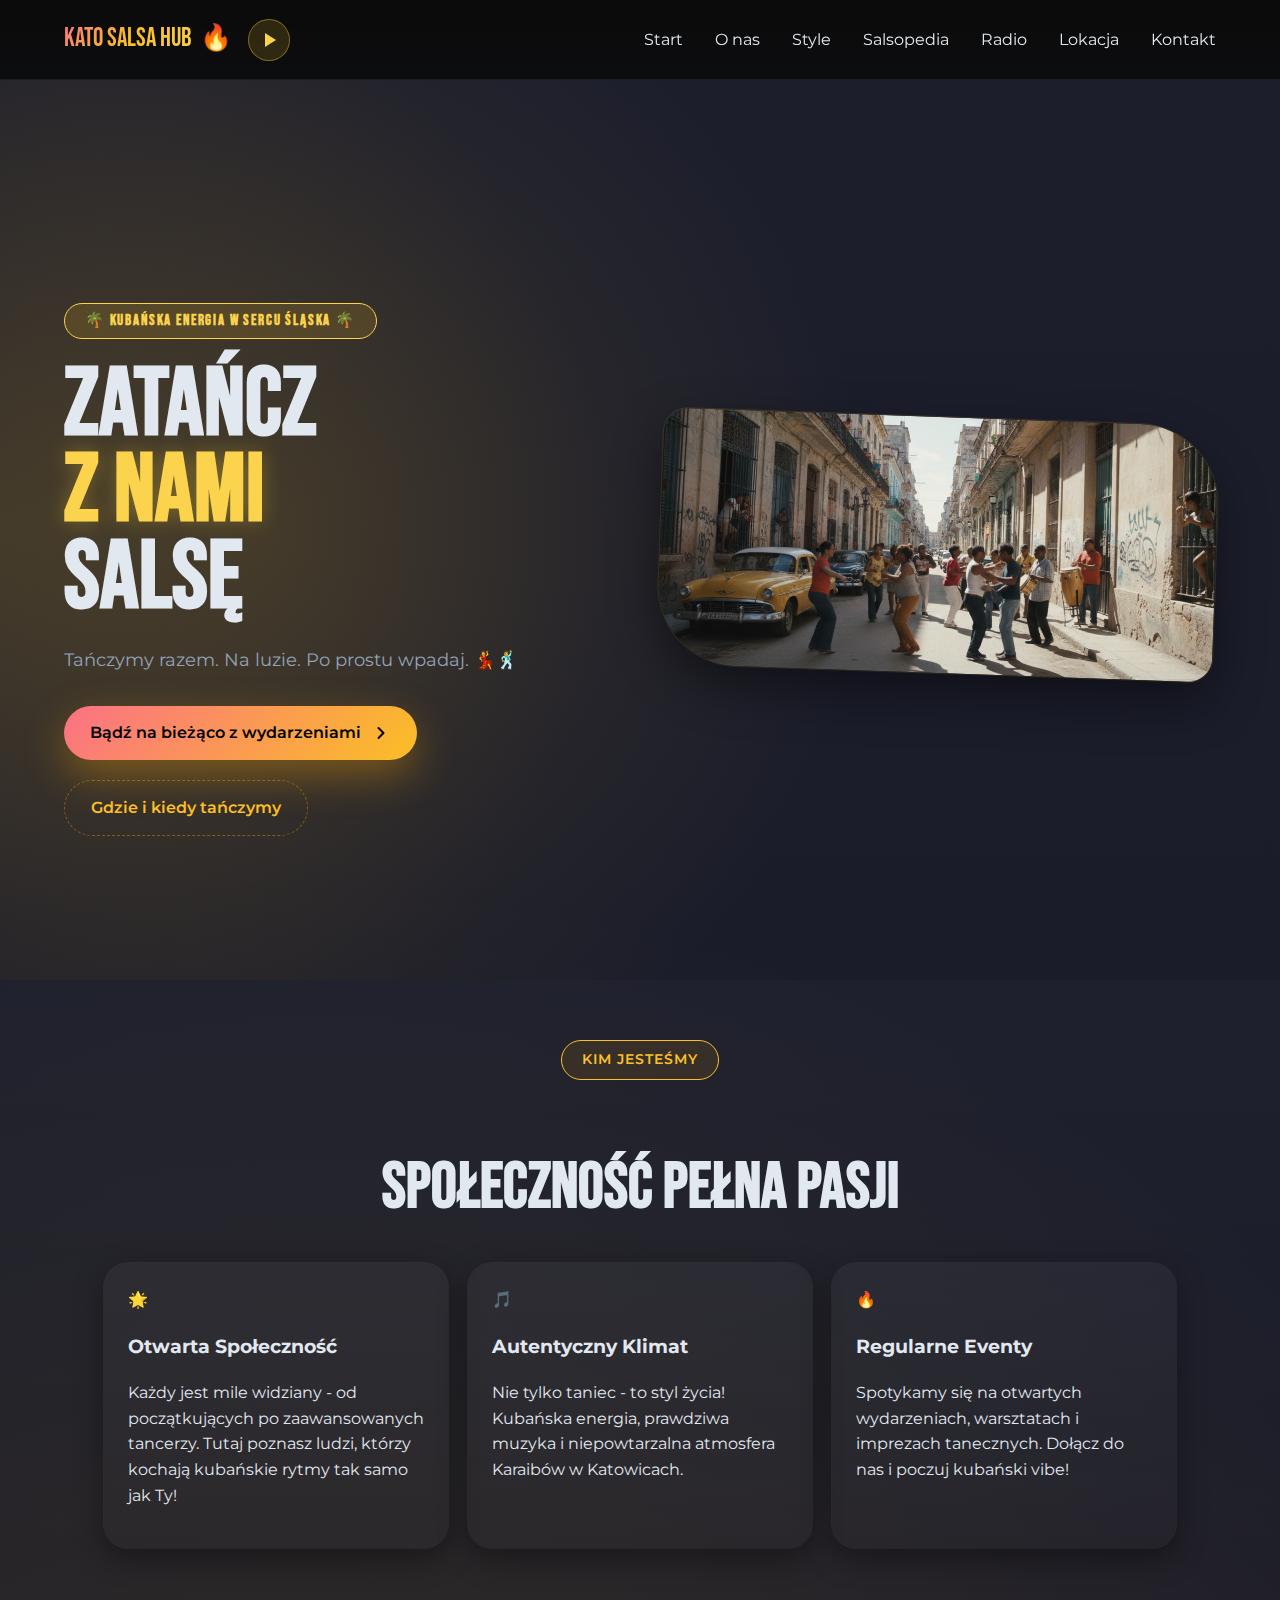
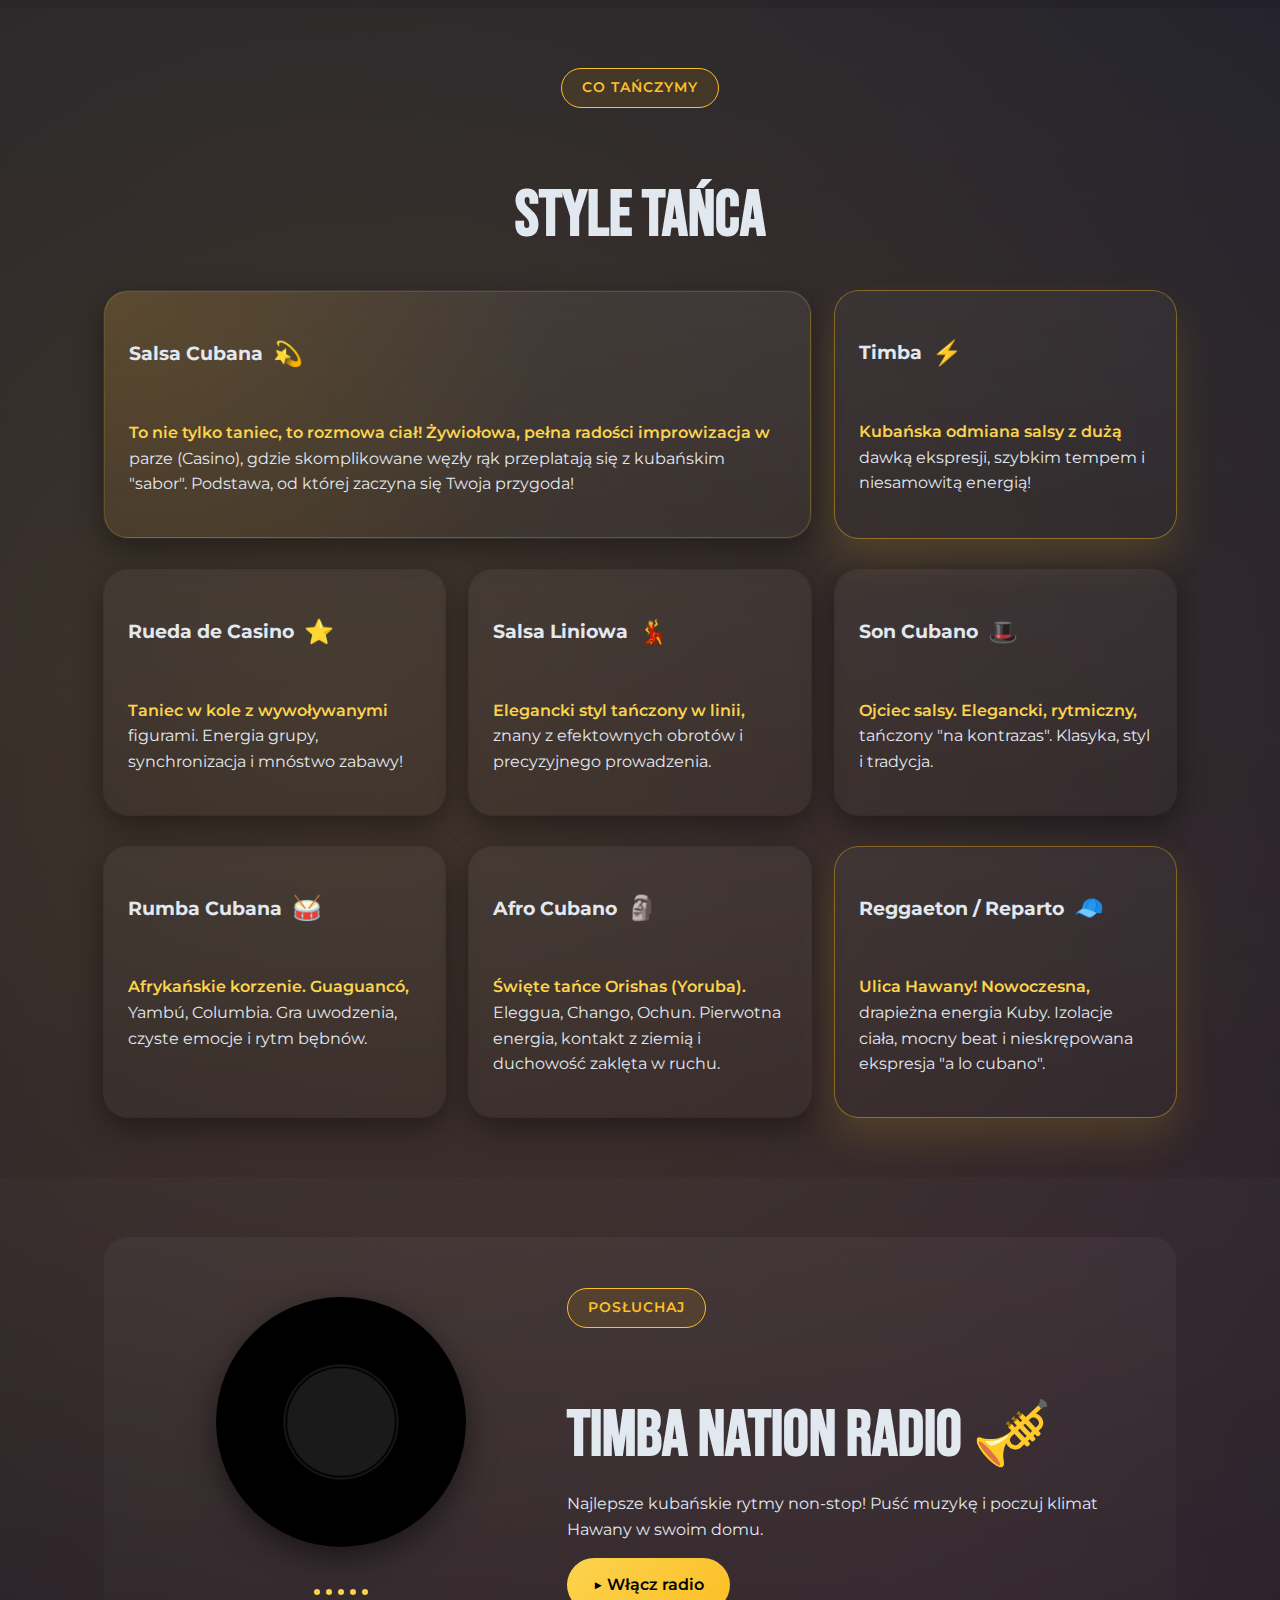
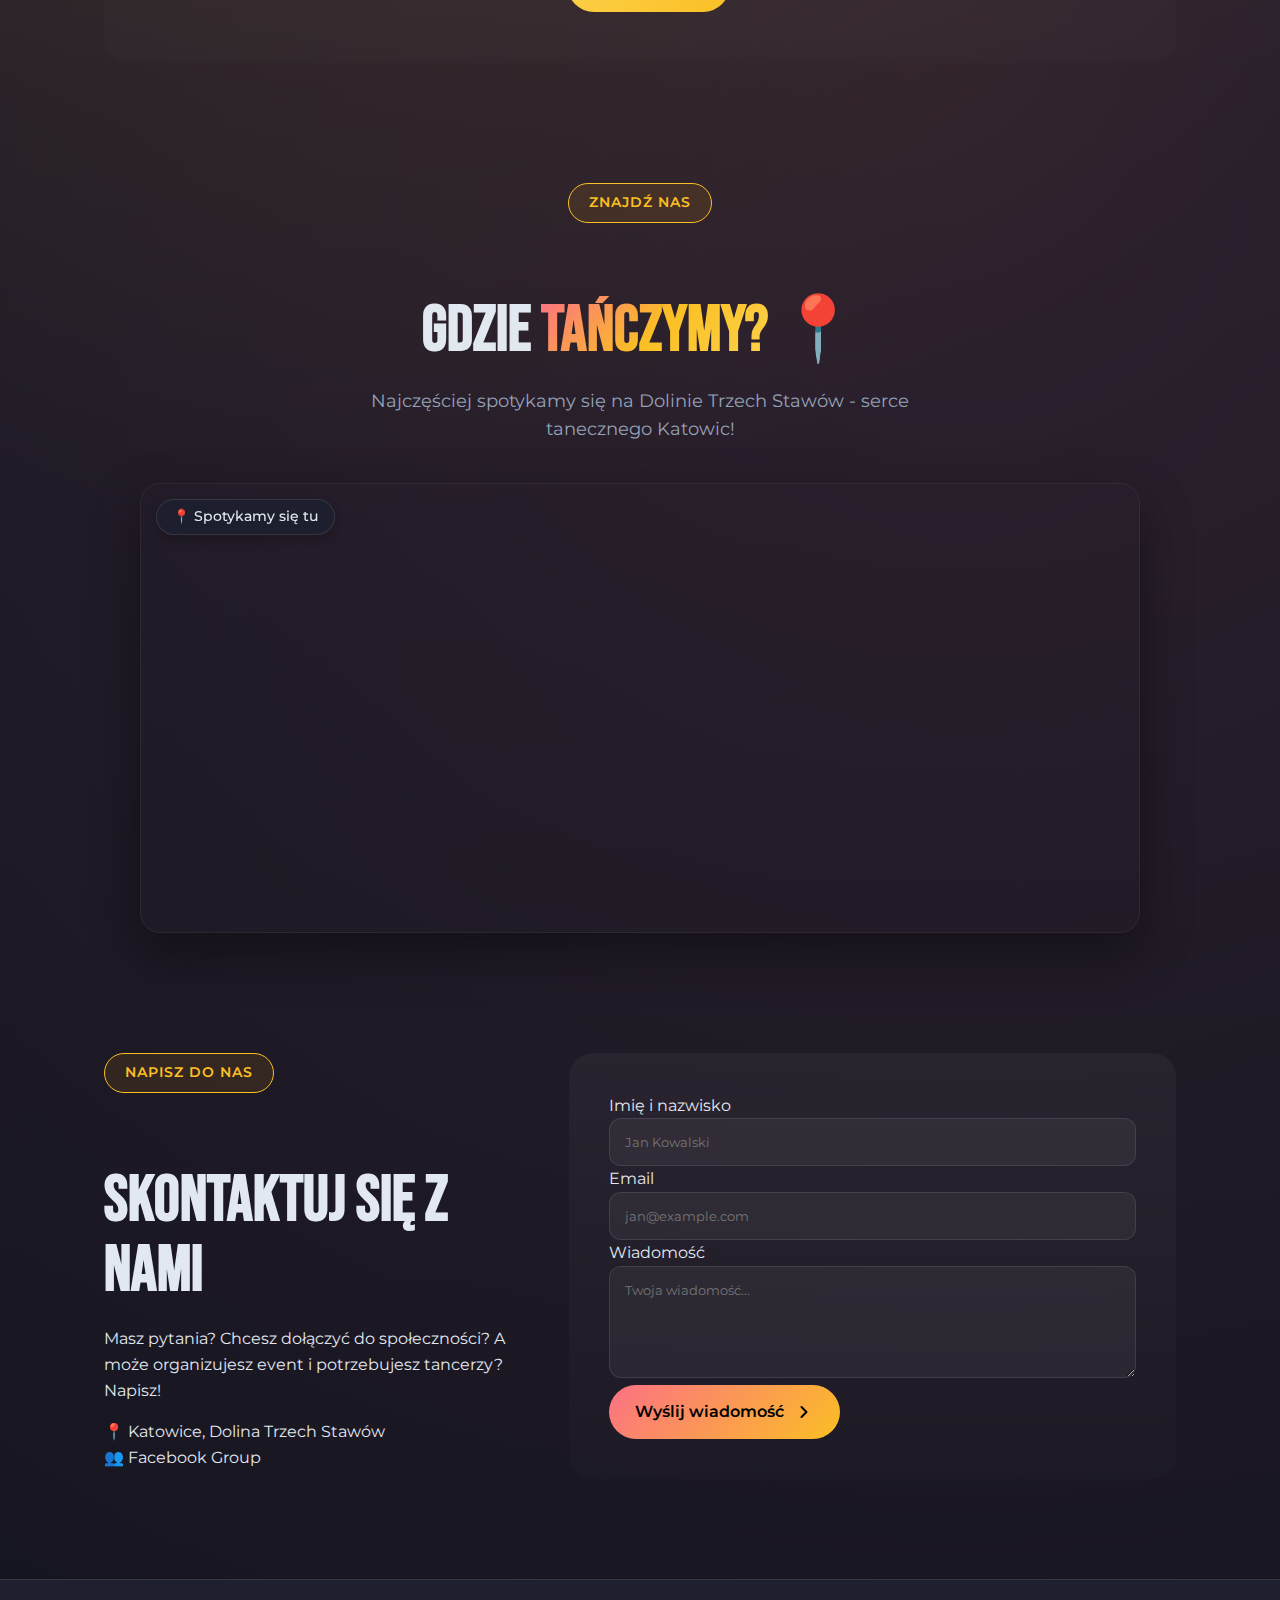
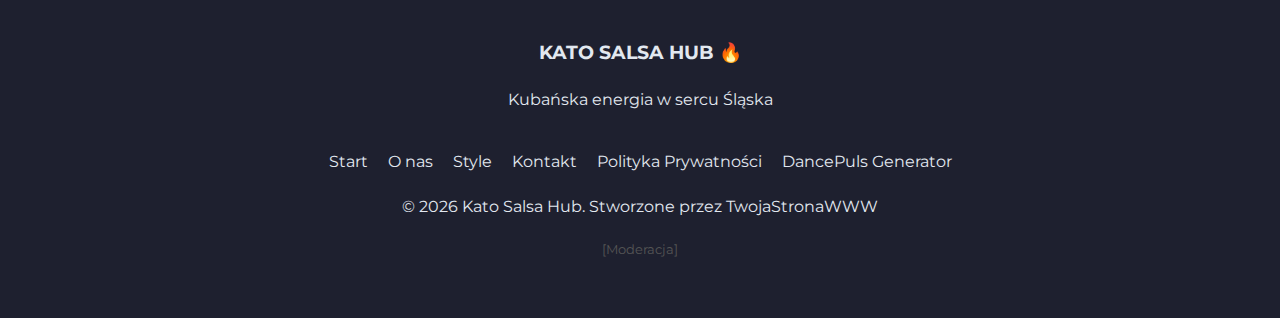
<file: index.html>
<!DOCTYPE html>
<html lang="pl">

<head>
  <meta charset="UTF-8">
  <meta name="viewport" content="width=device-width, initial-scale=1.0">
  <title>Kato Salsa Hub ⚡ Kubańska Energia w Katowicach</title>
  <link rel="stylesheet" href="assets/css/style.css">
  <link rel="stylesheet" href="assets/css/components.css">
  <link rel="stylesheet" href="assets/css/sections.css">
  <link rel="stylesheet" href="assets/css/radio.css">
  <link rel="stylesheet" href="assets/css/wiki.css">
  <link rel="preconnect" href="https://fonts.googleapis.com">
  <link rel="preconnect" href="https://fonts.gstatic.com" crossorigin>
  <link href="https://fonts.googleapis.com/css2?family=Bebas+Neue&family=Montserrat:wght@300;400;600;800&display=swap"
    rel="stylesheet">
  <link rel="icon" type="image/jpeg" href="assets/images/logo.jpg">
  <link rel="stylesheet" href="https://cdnjs.cloudflare.com/ajax/libs/font-awesome/6.0.0/css/all.min.css">
</head>

<body>
  <!-- Animowane tło z kubańskimi kolorami -->
  <div class="animated-bg">
    <div class="blob blob-1"></div>
    <div class="blob blob-2"></div>
    <div class="blob blob-3"></div>
  </div>

  <!-- Sticky Navigation -->
  <nav class="nav-bar">
    <div class="nav-brand-group">
      <a href="#" class="nav-logo">
        <span class="logo-text">KATO SALSA HUB</span>
        <span class="logo-emoji">🔥</span>
      </a>
      <button id="header-radio-play" class="header-radio-btn" aria-label="Włącz radio">
        <i class="fas fa-play"></i>
      </button>
    </div>
    <div class="nav-links">
      <a href="#hero">Start</a>
      <a href="#onas">O nas</a>
      <a href="#style">Style</a>
      <a href="salsopedia.html" data-page="wiki">Salsopedia</a>
      <a href="#radio">Radio</a>
      <a href="#mapa">Lokacja</a>
      <a href="#kontakt" class="cta-link">Kontakt</a>
    </div>
    <div class="burger-menu">
      <span></span>
      <span></span>
      <span></span>
    </div>
  </nav>

  <!-- Main Content Wrapper for SPA -->
  <main id="app-content">
    <!-- Hero Section -->
    <section id="hero" class="hero-section">
      <div class="hero-content">
        <h1 class="hero-title">
          <span class="hero-badge-wrapper">
            <div class="hero-badge">🌴 Kubańska Energia w Sercu Śląska 🌴</div>
          </span>
          <span class="title-line">Zatańcz</span>
          <span class="title-line glow">z nami</span>
          <span class="title-line">salsę</span>
        </h1>
        <p class="hero-subtitle">Tańczymy razem. Na luzie. Po prostu wpadaj. 💃🕺</p>
        <div class="hero-buttons">
          <a href="https://www.facebook.com/groups/519446499987373" target="_blank" class="btn btn-primary">
            <span>Bądź na bieżąco z wydarzeniami</span>
            <svg width="20" height="20" viewBox="0 0 20 20" fill="none">
              <path d="M7.5 15L12.5 10L7.5 5" stroke="currentColor" stroke-width="2" stroke-linecap="round"
                stroke-linejoin="round" />
            </svg>
          </a>
          <a href="#mapa" class="btn btn-secondary">Gdzie i kiedy tańczymy</a>
        </div>
      </div>
      <div class="hero-visual">
        <img src="assets/images/hero.png" alt="Kato Salsa Hub - Taniec w Katowicach" class="hero-image">
      </div>
    </section>

    <!-- O nas Section -->
    <section id="onas" class="section-onas">
      <div class="container">
        <div class="section-header center">
          <span class="section-tag">Kim jesteśmy</span>
          <h2 class="section-title">Społeczność Pełna Pasji</h2>
        </div>
        <div class="onas-grid">
          <div class="card card--interactive onas-card">
            <div class="card-icon">🌟</div>
            <h3>Otwarta Społeczność</h3>
            <p>Każdy jest mile widziany - od początkujących po zaawansowanych tancerzy. Tutaj poznasz ludzi, którzy
              kochają kubańskie rytmy tak samo jak Ty!</p>
          </div>
          <div class="card card--interactive onas-card">
            <div class="card-icon">🎵</div>
            <h3>Autentyczny Klimat</h3>
            <p>Nie tylko taniec - to styl życia! Kubańska energia, prawdziwa muzyka i niepowtarzalna atmosfera Karaibów
              w
              Katowicach.</p>
          </div>
          <div class="card card--interactive onas-card">
            <div class="card-icon">🔥</div>
            <h3>Regularne Eventy</h3>
            <p>Spotykamy się na otwartych wydarzeniach, warsztatach i imprezach tanecznych. Dołącz do nas i poczuj
              kubański vibe!</p>
          </div>
        </div>
      </div>
    </section>

    <!-- Style Section -->
    <section id="style" class="section-style">
      <div class="container">
        <div class="section-header center">
          <span class="section-tag">Co tańczymy</span>
          <h2 class="section-title">Style Tańca</h2>
        </div>
        <div class="style-grid">
          <!-- 1. Salsa Cubana (Featured) -->
          <div class="card card--interactive style-card featured salsa">
            <h3>Salsa Cubana <span class="style-icon">💫</span></h3>
            <p>To nie tylko taniec, to rozmowa ciał! Żywiołowa, pełna radości improwizacja w parze (Casino), gdzie
              skomplikowane węzły rąk przeplatają się z kubańskim "sabor". Podstawa, od której zaczyna się Twoja
              przygoda!</p>
          </div>
          <div class="card card--interactive style-card timba">
            <h3>Timba <span class="style-icon">⚡</span></h3>
            <p>Kubańska odmiana salsy z dużą dawką ekspresji, szybkim tempem i niesamowitą energią!</p>
          </div>
          <div class="card card--interactive style-card rueda">
            <h3>Rueda de Casino <span class="style-icon">⭐</span></h3>
            <p>Taniec w kole z wywoływanymi figurami. Energia grupy, synchronizacja i mnóstwo zabawy!</p>
          </div>
          <div class="card card--interactive style-card likiowa">
            <h3>Salsa Liniowa <span class="style-icon">💃</span></h3>
            <p>Elegancki styl tańczony w linii, znany z efektownych obrotów i precyzyjnego prowadzenia.</p>
          </div>
          <div class="card card--interactive style-card son">
            <h3>Son Cubano <span class="style-icon">🎩</span></h3>
            <p>Ojciec salsy. Elegancki, rytmiczny, tańczony "na kontrazas". Klasyka, styl i tradycja.</p>
          </div>
          <div class="card card--interactive style-card rumba-afro">
            <h3>Rumba Cubana <span class="style-icon">🥁</span></h3>
            <p>Afrykańskie korzenie. Guaguancó, Yambú, Columbia. Gra uwodzenia, czyste emocje i rytm bębnów.</p>
          </div>
          <div class="card card--interactive style-card afro">
            <h3>Afro Cubano <span class="style-icon">🗿</span></h3>
            <p>Święte tańce Orishas (Yoruba). Eleggua, Chango, Ochun. Pierwotna energia, kontakt z ziemią i duchowość
              zaklęta w ruchu.</p>
          </div>
          <div class="card card--interactive style-card reggaeton">
            <h3>Reggaeton / Reparto <span class="style-icon">🧢</span></h3>
            <p>Ulica Hawany! Nowoczesna, drapieżna energia Kuby. Izolacje ciała, mocny beat i nieskrępowana ekspresja "a
              lo cubano".</p>
          </div>
        </div>
      </div>
    </section>

    <!-- Radio Section -->
    <section id="radio" class="section-radio">
      <div class="container">
        <div class="radio-wrapper">
          <div class="radio-visual">
            <div class="vinyl-disc">
              <div class="vinyl-center"></div>
            </div>
            <div class="sound-wave">
              <span></span><span></span><span></span><span></span><span></span>
            </div>
          </div>
          <div class="radio-content">
            <span class="section-tag">Posłuchaj</span>
            <h2 class="section-title">Timba Nation Radio 🎺</h2>
            <p class="radio-desc">Najlepsze kubańskie rytmy non-stop! Puść muzykę i poczuj klimat Hawany w swoim domu.
            </p>
            <button id="radio-play" class="btn btn-radio">▶ Włącz radio</button>
            <!-- Radio Player hidden logic using Audio API -->
          </div>
        </div>
      </div>
    </section>

    <!-- Mapa Section -->
    <section id="mapa" class="section-mapa">
      <div class="container">
        <div class="section-header center">
          <span class="section-tag">Znajdź nas</span>
          <h2 class="section-title">Gdzie <span class="text-gradient">Tańczymy?</span> 📍</h2>
          <p class="section-subtitle">Najczęściej spotykamy się na Dolinie Trzech Stawów - serce tanecznego Katowic!</p>
        </div>
        <div class="map-container">
          <iframe
            src="https://www.google.com/maps/d/u/1/embed?mid=19lozCUSx249XISvWjEG65y_0ohpWQ3Q&ehbc=2E312F&noprof=1"
            allowfullscreen="" loading="lazy"></iframe>
        </div>
      </div>
    </section>

    <!-- Kontakt Section -->
    <section id="kontakt" class="section-kontakt">
      <div class="container">
        <div class="kontakt-grid">
          <div class="kontakt-info">
            <span class="section-tag">Napisz do nas</span>
            <h2 class="section-title">Skontaktuj się z nami</h2>
            <p>Masz pytania? Chcesz dołączyć do społeczności? A może organizujesz event i potrzebujesz tancerzy? Napisz!
            </p>
            <div class="contact-details">
              <div class="contact-item">
                <span class="contact-icon">📍</span>
                <span>Katowice, Dolina Trzech Stawów</span>
              </div>
              <div class="contact-item">
                <span class="contact-icon">👥</span>
                <a href="https://www.facebook.com/groups/519446499987373" target="_blank">Facebook Group</a>
              </div>
            </div>
          </div>
          <div class="kontakt-form">
            <form name="contact" id="contactForm" action="assets/php/contact.php" method="POST">
              <input type="hidden" name="form-name" value="contact" />
              <!-- Honeypot field (hidden for users, visible to bots) -->
              <div style="display:none;">
                <label for="hp_chk">Nie wypełniaj tego pola:</label>
                <input type="text" id="hp_chk" name="hp_chk" autocomplete="off" />
              </div>
              <div class="form-group">
                <label for="name">Imię i nazwisko</label>
                <input type="text" id="name" name="name" required placeholder="Jan Kowalski" />
              </div>
              <div class="form-group">
                <label for="email">Email</label>
                <input type="email" id="email" name="email" required placeholder="jan@example.com" />
              </div>
              <div class="form-group">
                <label for="message">Wiadomość</label>
                <textarea id="message" name="message" required placeholder="Twoja wiadomość..." rows="5"></textarea>
              </div>
              <button type="submit" class="btn btn-primary full-width">
                <span>Wyślij wiadomość</span>
                <svg width="20" height="20" viewBox="0 0 20 20" fill="none">
                  <path d="M7.5 15L12.5 10L7.5 5" stroke="currentColor" stroke-width="2" stroke-linecap="round"
                    stroke-linejoin="round" />
                </svg>
              </button>
            </form>
          </div>
        </div>
      </div>
    </section>
  </main>

  <!-- Footer -->
  <footer class="footer">
    <div class="footer-content">
      <div class="footer-brand">
        <h3>KATO SALSA HUB 🔥</h3>
        <p>Kubańska energia w sercu Śląska</p>
      </div>
      <div class="footer-links">
        <a href="#hero">Start</a>
        <a href="#onas">O nas</a>
        <a href="#style">Style</a>
        <a href="#kontakt">Kontakt</a>
        <a href="privacy.html">Polityka Prywatności</a>
        <a href="https://dancepuls.katosalsahub.pl/" target="_blank">DancePuls Generator</a>
      </div>
    </div>
    <div class="footer-bottom">
      <p>&copy; <span id="rok"></span> Kato Salsa Hub. Stworzone przez <a href="https://twojastronawww.pl"
          target="_blank">TwojaStronaWWW</a></p>
      <p style="margin-top:10px;"><a href="javascript:void(0);" id="showPendingBtn"
          onclick="if(window.fetchPendingTerms) fetchPendingTerms(); else if(window.initWiki) window.initWiki();"
          style="color:#555; text-decoration:none; font-size:0.8rem;">[Moderacja]</a></p>
    </div>
  </footer>

  <!-- Cookie Banner -->
  <div id="cookie-banner" class="cookie-banner">
    <div class="cookie-content">
      <h4>🍪 Ciasteczka i Prywatność</h4>
      <p>Używamy ciasteczek, aby zapewnić najlepszą jakość korzystania z naszej strony. Sprawdź naszą <a
          href="privacy.html">Politykę Prywatności</a>.</p>
    </div>
    <div class="cookie-actions">
      <button id="accept-cookies" class="btn btn-primary">Akceptuję</button>
    </div>
  </div>

  <script src="assets/js/contact.js?v=cleanup"></script>
  <script src="assets/js/cookies.js"></script>
  <script>
    // Rok w footerze
    document.getElementById("rok").textContent = new Date().getFullYear();

    // Burger menu
    const burger = document.querySelector('.burger-menu');
    const navLinks = document.querySelector('.nav-links');
    burger.addEventListener('click', () => {
      navLinks.classList.toggle('active');
      burger.classList.toggle('active');
    });

    // Smooth scroll
    document.querySelectorAll('a[href^="#"]').forEach(anchor => {
      anchor.addEventListener('click', function (e) {
        e.preventDefault();
        const target = document.querySelector(this.getAttribute('href'));
        if (target) {
          target.scrollIntoView({ behavior: 'smooth', block: 'start' });
          navLinks.classList.remove('active');
          burger.classList.remove('active');
        }
      });
    });
  </script>
  <script src="assets/js/wiki.js?v=cleanup"></script>
  <script src="assets/js/radio.js?v=debug"></script>
  <script src="assets/js/home.js"></script>
  <script src="assets/js/router.js"></script>
</body>

</html>

<!-- estkl  l-->
</file>
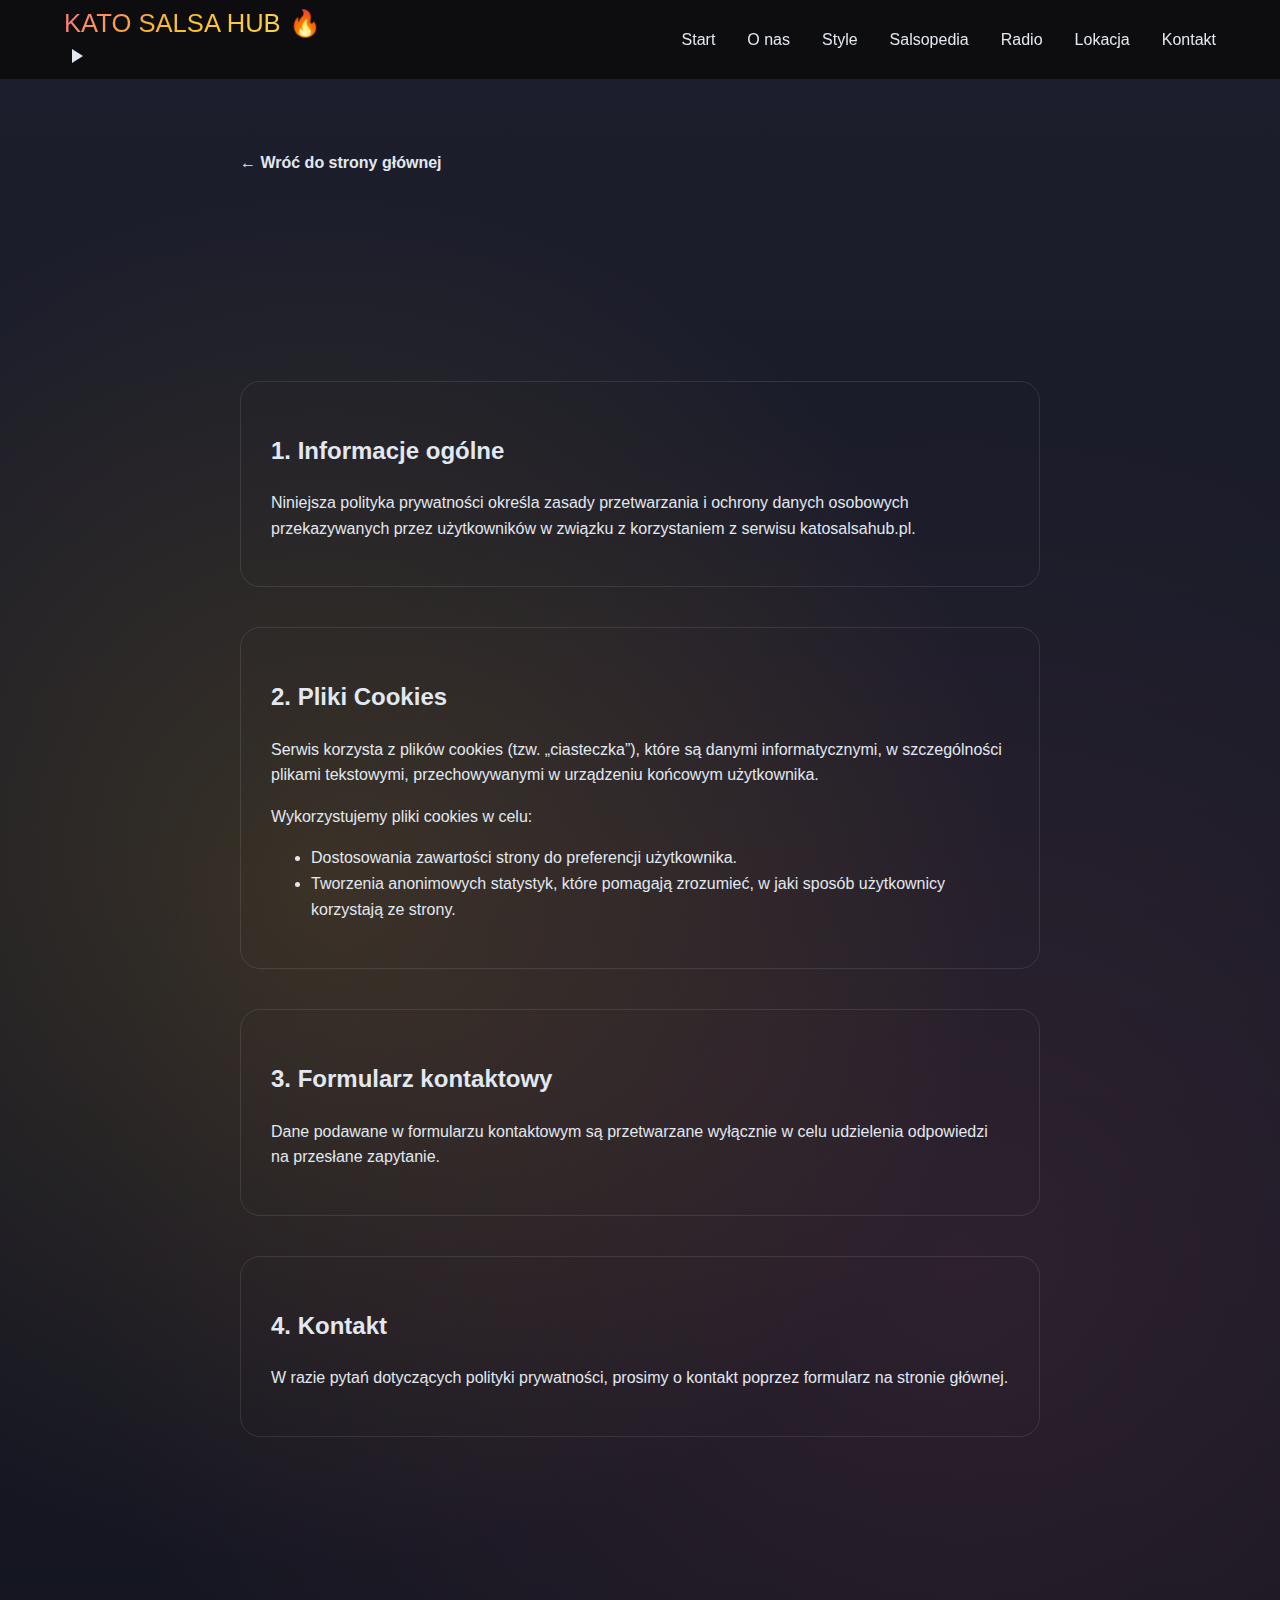
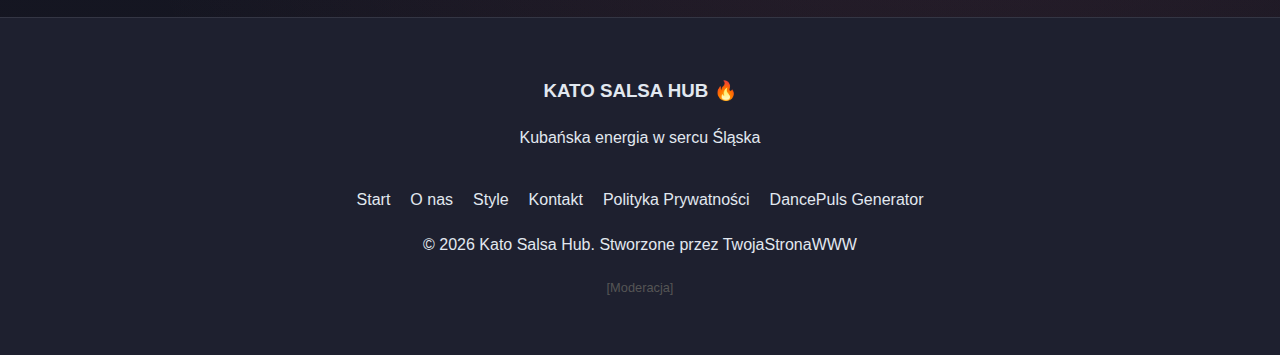
<file: privacy.html>
<!DOCTYPE html>
<html lang="pl">

<head>
    <meta charset="UTF-8">
    <meta name="viewport" content="width=device-width, initial-scale=1.0">
    <title>Polityka Prywatności - Kato Salsa Hub</title>
    <link rel="icon" type="image/jpeg" href="assets/images/logo.jpg">
    <link rel="stylesheet" href="assets/css/style.css">
    <link rel="stylesheet" href="assets/css/components.css">
    <link rel="stylesheet" href="assets/css/sections.css">
    <style>
        .privacy-content {
            padding: 150px 0 100px;
            max-width: 800px;
            margin: 0 auto;
        }

        .privacy-content h1 {
            font-family: 'Bebas Neue', sans-serif;
            font-size: 4rem;
            margin-bottom: 40px;
            background: linear-gradient(135deg, var(--cuban-red), var(--cuban-orange));
            -webkit-background-clip: text;
            -webkit-text-fill-color: transparent;
            background-clip: text;
        }

        .privacy-section {
            margin-bottom: 40px;
            background: var(--dark-card);
            padding: 30px;
            border-radius: 20px;
            border: 1px solid rgba(255, 255, 255, 0.1);
        }

        .privacy-section h2 {
            color: var(--cuban-orange);
            margin-bottom: 20px;
        }

        .privacy-section p {
            color: var(--text-gray);
            margin-bottom: 15px;
        }

        .back-link {
            display: inline-block;
            margin-bottom: 20px;
            color: var(--text-white);
            text-decoration: none;
            font-weight: 600;
        }

        .back-link:hover {
            color: var(--cuban-orange);
        }
    </style>
</head>

<body>
    <div class="animated-bg">
        <div class="blob blob-1"></div>
        <div class="blob blob-2"></div>
        <div class="blob blob-3"></div>
    </div>

    <nav class="nav-bar">
        <div class="nav-brand-group">
            <a href="index.html" class="nav-logo">
                <span class="logo-text">KATO SALSA HUB</span>
                <span class="logo-emoji">🔥</span>
            </a>
            <button id="header-radio-play" class="header-radio-btn" aria-label="Włącz radio">
                <i class="fas fa-play"></i>
            </button>
        </div>
        <div class="nav-links">
            <a href="index.html#hero">Start</a>
            <a href="index.html#onas">O nas</a>
            <a href="index.html#style">Style</a>
            <a href="salsopedia.html" data-page="wiki">Salsopedia</a>
            <a href="index.html#radio">Radio</a>
            <a href="index.html#mapa">Lokacja</a>
            <a href="index.html#kontakt" class="cta-link">Kontakt</a>
        </div>
        <div class="burger-menu">
            <span></span>
            <span></span>
            <span></span>
        </div>
    </nav>

    <div class="container">
        <div class="privacy-content">
            <a href="index.html" class="back-link">← Wróć do strony głównej</a>
            <h1>Polityka Prywatności</h1>

            <div class="privacy-section">
                <h2>1. Informacje ogólne</h2>
                <p>Niniejsza polityka prywatności określa zasady przetwarzania i ochrony danych osobowych przekazywanych
                    przez użytkowników w związku z korzystaniem z serwisu katosalsahub.pl.</p>
            </div>

            <div class="privacy-section">
                <h2>2. Pliki Cookies</h2>
                <p>Serwis korzysta z plików cookies (tzw. „ciasteczka”), które są danymi informatycznymi, w
                    szczególności plikami tekstowymi, przechowywanymi w urządzeniu końcowym użytkownika.</p>
                <p>Wykorzystujemy pliki cookies w celu:</p>
                <ul>
                    <li>Dostosowania zawartości strony do preferencji użytkownika.</li>
                    <li>Tworzenia anonimowych statystyk, które pomagają zrozumieć, w jaki sposób użytkownicy korzystają
                        ze strony.</li>
                </ul>
            </div>

            <div class="privacy-section">
                <h2>3. Formularz kontaktowy</h2>
                <p>Dane podawane w formularzu kontaktowym są przetwarzane wyłącznie w celu udzielenia odpowiedzi na
                    przesłane zapytanie.</p>
            </div>

            <div class="privacy-section">
                <h2>4. Kontakt</h2>
                <p>W razie pytań dotyczących polityki prywatności, prosimy o kontakt poprzez formularz na stronie
                    głównej.</p>
            </div>
        </div>
    </div>

    <footer class="footer">
        <div class="footer-content">
            <div class="footer-brand">
                <h3>KATO SALSA HUB 🔥</h3>
                <p>Kubańska energia w sercu Śląska</p>
            </div>
            <div class="footer-links">
                <a href="index.html#hero">Start</a>
                <a href="index.html#onas">O nas</a>
                <a href="index.html#style">Style</a>
                <a href="index.html#kontakt">Kontakt</a>
                <a href="privacy.html">Polityka Prywatności</a>
                <a href="https://dancepuls.katosalsahub.pl/" target="_blank">DancePuls Generator</a>
            </div>
        </div>
        <div class="footer-bottom">
            <p>&copy; <span id="rok"></span> Kato Salsa Hub. Stworzone przez <a href="https://twojastronawww.pl"
                    target="_blank">TwojaStronaWWW</a></p>
            <p style="margin-top:10px;"><a href="javascript:void(0);" id="showPendingBtn"
                    onclick="if(window.fetchPendingTerms) fetchPendingTerms(); else if(window.initWiki) window.initWiki();"
                    style="color:#555; text-decoration:none; font-size:0.8rem;">[Moderacja]</a></p>
        </div>
    </footer>

    <!-- Cookie Banner -->
    <div id="cookie-banner" class="cookie-banner">
        <div class="cookie-content">
            <h4>🍪 Ciasteczka i Prywatność</h4>
            <p>Używamy ciasteczek, aby zapewnić najlepszą jakość korzystania z naszej strony. Sprawdź naszą <a
                    href="privacy.html">Politykę Prywatności</a>.</p>
        </div>
        <div class="cookie-actions">
            <button id="accept-cookies" class="btn btn-primary">Akceptuję</button>
        </div>
    </div>

    <script src="assets/js/cookies.js"></script>
    <script>
        // Rok w footerze
        document.getElementById("rok").textContent = new Date().getFullYear();

        // Burger menu integration
        const burger = document.querySelector('.burger-menu');
        const navLinks = document.querySelector('.nav-links');
        if (burger && navLinks) {
            burger.addEventListener('click', () => {
                navLinks.classList.toggle('active');
                burger.classList.toggle('active');
            });
        }
    </script>
    <script src="assets/js/radio.js"></script>
</body>

</html>
</file>
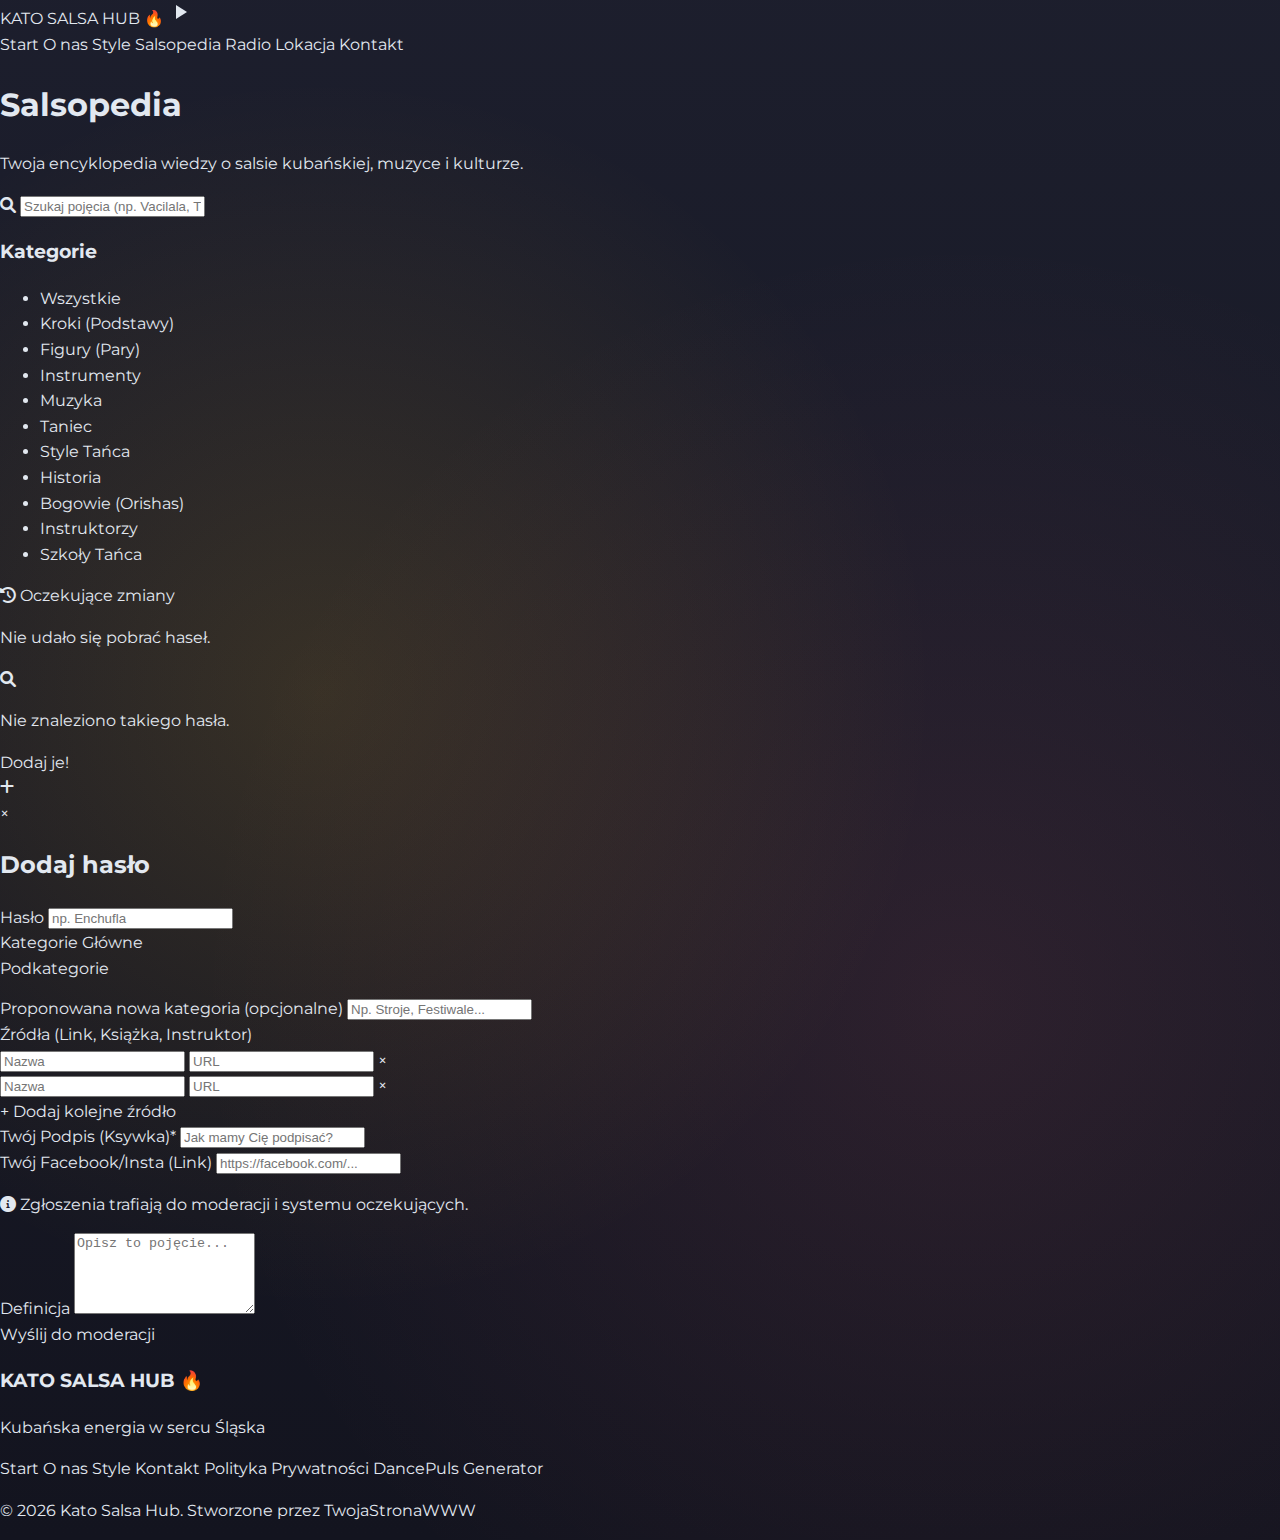
<file: salsopedia.html>
<!DOCTYPE html>
<html lang="pl">

<head>
    <meta charset="UTF-8">
    <meta name="viewport" content="width=device-width, initial-scale=1.0">
    <title>Salsopedia - Kato Salsa Hub</title>
    <meta name="description"
        content="Salsopedia - Encyklopedia wiedzy o salsie kubańskiej. Pojęcia, figury, muzyka, historia i kultura.">
    <link rel="stylesheet" href="assets/css/style.css">

    <!-- Google Fonts -->
    <link rel="preconnect" href="https://fonts.googleapis.com">
    <link rel="preconnect" href="https://fonts.gstatic.com" crossorigin>
    <link href="https://fonts.googleapis.com/css2?family=Bebas+Neue&family=Montserrat:wght@300;400;600;800&display=swap"
        rel="stylesheet">
    <link rel="icon" type="image/jpeg" href="assets/images/logo.jpg">

    <!-- Font Awesome -->
    <link rel="stylesheet" href="https://cdnjs.cloudflare.com/ajax/libs/font-awesome/6.0.0/css/all.min.css">
</head>

<body>
    <!-- Animowane tło -->
    <div class="animated-bg">
        <div class="blob blob-1"></div>
        <div class="blob blob-2"></div>
        <div class="blob blob-3"></div>
    </div>

    <!-- Navigation (Identical to index.html) -->
    <nav class="nav-bar">
        <div class="nav-brand-group">
            <a href="index.html" class="nav-logo">
                <span class="logo-text">KATO SALSA HUB</span>
                <span class="logo-emoji">🔥</span>
            </a>
            <button id="header-radio-play" class="header-radio-btn" aria-label="Włącz radio">
                <svg viewBox="0 0 24 24" width="24" height="24" fill="currentColor">
                    <path d="M8 5v14l11-7z" />
                </svg>
            </button>
        </div>
        <div class="nav-links">
            <a href="index.html#hero">Start</a>
            <a href="index.html#onas">O nas</a>
            <a href="index.html#style">Style</a>
            <a href="salsopedia.html" class="active" style="color: var(--cuban-orange);">Salsopedia</a>
            <a href="index.html#radio">Radio</a>
            <a href="index.html#mapa">Lokacja</a>
            <a href="index.html#kontakt" class="cta-link">Kontakt</a>
        </div>
        <div class="burger-menu">
            <span></span>
            <span></span>
            <span></span>
        </div>
    </nav>

    <!-- Main Content Wrapper for SPA -->
    <main id="app-content">

        <!-- Salsopedia Header -->
        <header class="wiki-header">
            <div class="wiki-header-content">
                <h1>Salsopedia</h1>
                <p>Twoja encyklopedia wiedzy o salsie kubańskiej, muzyce i kulturze.</p>

                <div class="search-container">
                    <i class="fas fa-search search-icon"></i>
                    <input type="text" id="searchInput" class="search-input"
                        placeholder="Szukaj pojęcia (np. Vacilala, Timba)...">
                </div>
            </div>
        </header>

        <!-- Main Content Area -->
        <div class="wiki-main-container">

            <!-- Sidebar Navigation -->
            <aside class="wiki-sidebar">
                <h3>Kategorie</h3>
                <ul class="category-list" id="categoryList">
                    <li data-category="all" class="active">Wszystkie</li>
                    <li data-category="steps">Kroki (Podstawy)</li>
                    <li data-category="figures">Figury (Pary)</li>
                    <li data-category="instruments">Instrumenty</li>
                    <li data-category="music">Muzyka</li>
                    <li data-category="dance">Taniec</li>
                    <li data-category="styles">Style Tańca</li>
                    <li data-category="history">Historia</li>
                    <li data-category="gods">Bogowie (Orishas)</li>
                    <li data-category="instructors">Instruktorzy</li>
                    <li data-category="schools">Szkoły Tańca</li>
                </ul>

                <div class="sidebar-footer">
                    <button id="showPendingBtn" class="btn-text">
                        <i class="fas fa-history"></i> Oczekujące zmiany
                    </button>
                </div>
            </aside>

            <!-- Terms Grid -->
            <section class="wiki-content">
                <!-- Loading Spinner -->
                <div id="loading" class="loading-spinner">
                    <div class="spinner"></div>
                </div>

                <!-- Loading Spinner -->

                <!-- Terms Grid -->
                <div id="wikiGrid" class="wiki-grid"></div>

                <!-- No Results Message -->
                <div id="noResults" class="no-results hidden">
                    <i class="fas fa-search"></i>
                    <p>Nie znaleziono takiego hasła.</p>
                    <button class="btn-add-inline" onclick="openModal()">Dodaj je!</button>
                </div>
            </section>

        </div>
    </main>


    <!-- Floating Action Button -->
    <button id="addTermBtn" class="fab-add" onclick="openModal()" title="Dodaj nowe hasło">
        <i class="fas fa-plus"></i>
    </button>

    <!-- Modal for Adding/Editing Terms -->
    <div id="wikiModal" class="modal-overlay">
        <div class="modal-content wiki-modal">
            <button class="modal-close" onclick="closeModal()">&times;</button>
            <h2 id="modalTitle">Dodaj hasło</h2>

            <form id="wikiForm">
                <input type="hidden" id="termId" name="id">
                <input type="hidden" id="isVerification" name="verification_request">

                <div class="form-group">
                    <label for="termInput">Hasło</label>
                    <input type="text" id="termInput" name="term" required placeholder="np. Enchufla">
                </div>

                <div class="form-row">
                    <div class="form-group">
                        <label>Kategorie Główne</label>
                        <div id="catSelectContainer" class="custom-select-container"></div>
                        <select id="catSelect" name="category" multiple style="display:none">
                            <option value="steps">Kroki</option>
                            <option value="figures">Figury</option>
                            <option value="instruments">Instrumenty</option>
                            <option value="music">Muzyka</option>
                            <option value="dance" selected>Taniec</option>
                            <option value="styles">Style</option>
                            <option value="history">Historia</option>
                            <option value="gods">Bogowie</option>
                            <option value="instructors">Instruktorzy</option>
                            <option value="schools">Szkoły</option>
                        </select>
                    </div>

                    <div class="form-group">
                        <label>Podkategorie</label>
                        <div id="subSelectContainer" class="custom-select-container"></div>
                        <select id="subSelect" name="subcategory" multiple style="display:none">
                            <option value="lead">Prowadzenie</option>
                            <option value="follow">Podążanie</option>
                            <option value="partnerwork">W parach</option>
                            <option value="shines">Solo (Shines)</option>
                            <option value="technique">Technika</option>
                            <option value="rhythm">Rytmika</m>
                        </select>
                    </div>
                </div>

                <div class="form-group" style="margin-top:15px">
                    <label>Proponowana nowa kategoria (opcjonalne)</label>
                    <input type="text" id="userCategoryInput" name="user_category"
                        placeholder="Np. Stroje, Festiwale...">
                </div>

                <div class="form-group">
                    <label>Źródła (Link, Książka, Instruktor)</label>
                    <div id="sourceContainer">
                        <!-- Source rows injected via JS -->
                    </div>
                    <button type="button" class="btn-add-inline" onclick="addSourceRow()">+ Dodaj kolejne
                        źródło</button>
                </div>

                <div class="form-group auth-group">
                    <div>
                        <label for="authorInput">Twój Podpis (Ksywka)*</label>
                        <input type="text" id="authorInput" name="author" required placeholder="Jak mamy Cię podpisać?">
                    </div>
                    <div>
                        <label for="authorLinkInput">Twój Facebook/Insta (Link)</label>
                        <input type="url" id="authorLinkInput" name="author_link"
                            placeholder="https://facebook.com/...">
                    </div>
                </div>

                <p class="form-note">
                    <i class="fas fa-info-circle"></i> Zgłoszenia trafiają do moderacji i systemu oczekujących.
                </p>

                <div class="form-group">
                    <label for="definitionInput">Definicja</label>
                    <textarea id="definitionInput" name="definition" rows="5" required
                        placeholder="Opisz to pojęcie..."></textarea>
                </div>

                <!-- Honeypot -->
                <input type="text" name="surname" style="display:none">

                <button type="submit" class="btn-submit">Wyślij do moderacji</button>
            </form>
            <div id="formMessage"></div>
        </div>
    </div>

    <!-- Footer -->
    <footer class="footer">
        <div class="footer-content">
            <div class="footer-brand">
                <h3>KATO SALSA HUB 🔥</h3>
                <p>Kubańska energia w sercu Śląska</p>
            </div>
            <div class="footer-links">
                <a href="index.html#hero">Start</a>
                <a href="index.html#onas">O nas</a>
                <a href="index.html#style">Style</a>
                <a href="index.html#kontakt">Kontakt</a>
                <a href="privacy.html">Polityka Prywatności</a>
                <a href="https://dancepuls.katosalsahub.pl/" target="_blank">DancePuls Generator</a>
            </div>
        </div>
        <div class="footer-bottom">
            <p>&copy; <span id="rok"></span> Kato Salsa Hub. Stworzone przez <a href="https://twojastronawww.pl"
                    target="_blank">TwojaStronaWWW</a></p>
        </div>
    </footer>


    <script src="assets/js/contact.js"></script>
    <script src="assets/js/cookies.js"></script>
    <script src="assets/js/wiki.js?v=cleanup"></script>
    <script src="assets/js/radio.js"></script>
    <script src="assets/js/home.js"></script>
    <script src="assets/js/router.js"></script>
    <script>
        // Rok in footer
        document.getElementById("rok").textContent = new Date().getFullYear();

        // Burger menu logic (Adapted from index.html)
        const burger = document.querySelector('.burger-menu');
        const navLinks = document.querySelector('.nav-links');

        burger.addEventListener('click', () => {
            navLinks.classList.toggle('active');
            burger.classList.toggle('active');
        });
    </script>
</body>

</html>
</file>
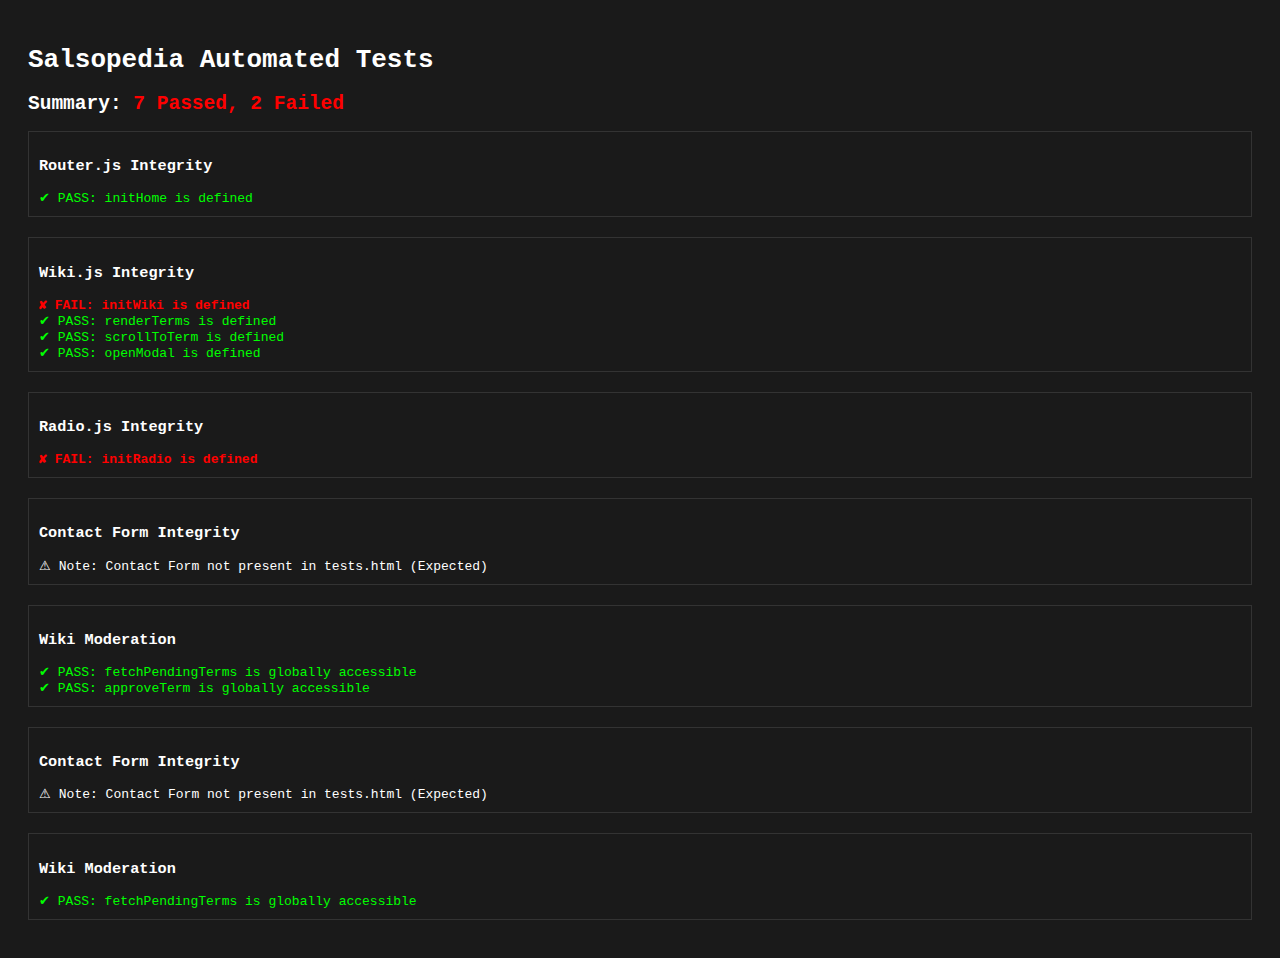
<file: tests.html>
<!DOCTYPE html>
<html lang="pl">

<head>
    <meta charset="UTF-8">
    <title>Salsopedia Auto-Tests</title>
    <style>
        body {
            background: #1a1a1a;
            color: #fff;
            font-family: monospace;
            padding: 20px;
        }

        .pass {
            color: #0f0;
        }

        .fail {
            color: #f00;
            font-weight: bold;
        }

        .suite {
            margin-bottom: 20px;
            border: 1px solid #333;
            padding: 10px;
        }
    </style>
</head>

<body>
    <h1>Salsopedia Automated Tests</h1>
    <div id="results">Running tests...</div>

    <!-- Scripts to Test -->
    <script src="assets/js/contact.js"></script>
    <script src="assets/js/router.js"></script>
    <script src="assets/js/radio.js"></script>
    <script src="assets/js/home.js"></script>
    <!-- Wiki.js loaded last to check dependencies -->
    <script src="assets/js/wiki.js"></script>

    <script>
        const results = document.getElementById('results');
        let logHtml = '';
        let passed = 0;
        let failed = 0;

        function assert(condition, message) {
            if (condition) {
                logHtml += `<div class="pass">✔ PASS: ${message}</div>`;
                passed++;
            } else {
                logHtml += `<div class="fail">✘ FAIL: ${message}</div>`;
                failed++;
            }
        }

        function testSuite(name, fn) {
            logHtml += `<div class="suite"><h3>${name}</h3>`;
            try {
                fn();
            } catch (e) {
                logHtml += `<div class="fail">✘ EXCEPTION: ${e.message}</div>`;
                failed++;
            }
            logHtml += `</div>`;
        }

        window.onload = function () {
            results.innerHTML = '';

            testSuite('Router.js Integrity', () => {
                assert(typeof window.initHome === 'function', 'initHome is defined'); // From home.js, but used by router
                // Note: Router itself doesn't expose global functions besides initWiki logic check
                // assert(document.querySelector('script[src*="router.js"]'), 'Router script loaded');
            });

            testSuite('Wiki.js Integrity', () => {
                assert(typeof window.initWiki === 'function', 'initWiki is defined');
                assert(typeof window.renderTerms === 'function', 'renderTerms is defined');
                assert(typeof window.scrollToTerm === 'function', 'scrollToTerm is defined');
                assert(typeof window.openModal === 'function', 'openModal is defined');
            });

            testSuite('Radio.js Integrity', () => {
                assert(typeof window.initRadio === 'function', 'initRadio is defined');
            });

            testSuite('Contact Form Integrity', () => {
                // Determine if we are on index (has form) or not
                if (document.querySelector('form[name="contact"]')) {
                    assert(document.querySelector('form[name="contact"]'), 'Contact Form exists in DOM');
                    assert(document.getElementById('hp_chk'), 'Honeypot field (hp_chk) exists');
                    assert(document.getElementById('name'), 'Name field exists');
                } else {
                    // If running on tests.html standalone, we might not have the form unless we inject it or check main page
                    // Since tests.html is standalone, we can't easily check index.html content unless we fetch it.
                    // We will skip this verification if form is missing (expected in standalone tests.html)
                    logHtml += `<div class="warn">⚠ Note: Contact Form not present in tests.html (Expected)</div>`;
                }
            });

            testSuite('Wiki Moderation', () => {
                assert(typeof window.fetchPendingTerms === 'function', 'fetchPendingTerms is globally accessible');
                assert(typeof window.approveTerm === 'function', 'approveTerm is globally accessible');
                // Check if Wiki.js loaded
                if (typeof window.initWiki === 'function') {
                    assert(true, 'Wiki.js loaded successfully');
                }
            });

            testSuite('Contact Form Integrity', () => {
                if (document.querySelector('form[name="contact"]')) {
                    assert(document.querySelector('form[name="contact"]'), 'Contact Form exists in DOM');
                    assert(document.getElementById('hp_chk'), 'Honeypot field (hp_chk) exists');
                } else {
                    logHtml += `<div class="warn">⚠ Note: Contact Form not present in tests.html (Expected)</div>`;
                }
            });

            testSuite('Wiki Moderation', () => {
                assert(typeof window.fetchPendingTerms === 'function', 'fetchPendingTerms is globally accessible');
                // Check if Wiki.js loaded
                if (typeof window.initWiki === 'function') {
                    assert(true, 'Wiki.js loaded successfully');
                }
                // Check Button link
                // We can't check Salsopedia footer here easily without fetching it
            });

            results.innerHTML = `<h2>Summary: <span style="color:${failed === 0 ? '#0f0' : '#f00'}">${passed} Passed, ${failed} Failed</span></h2>` + logHtml;
        };
    </script>
</body>

</html>
</file>
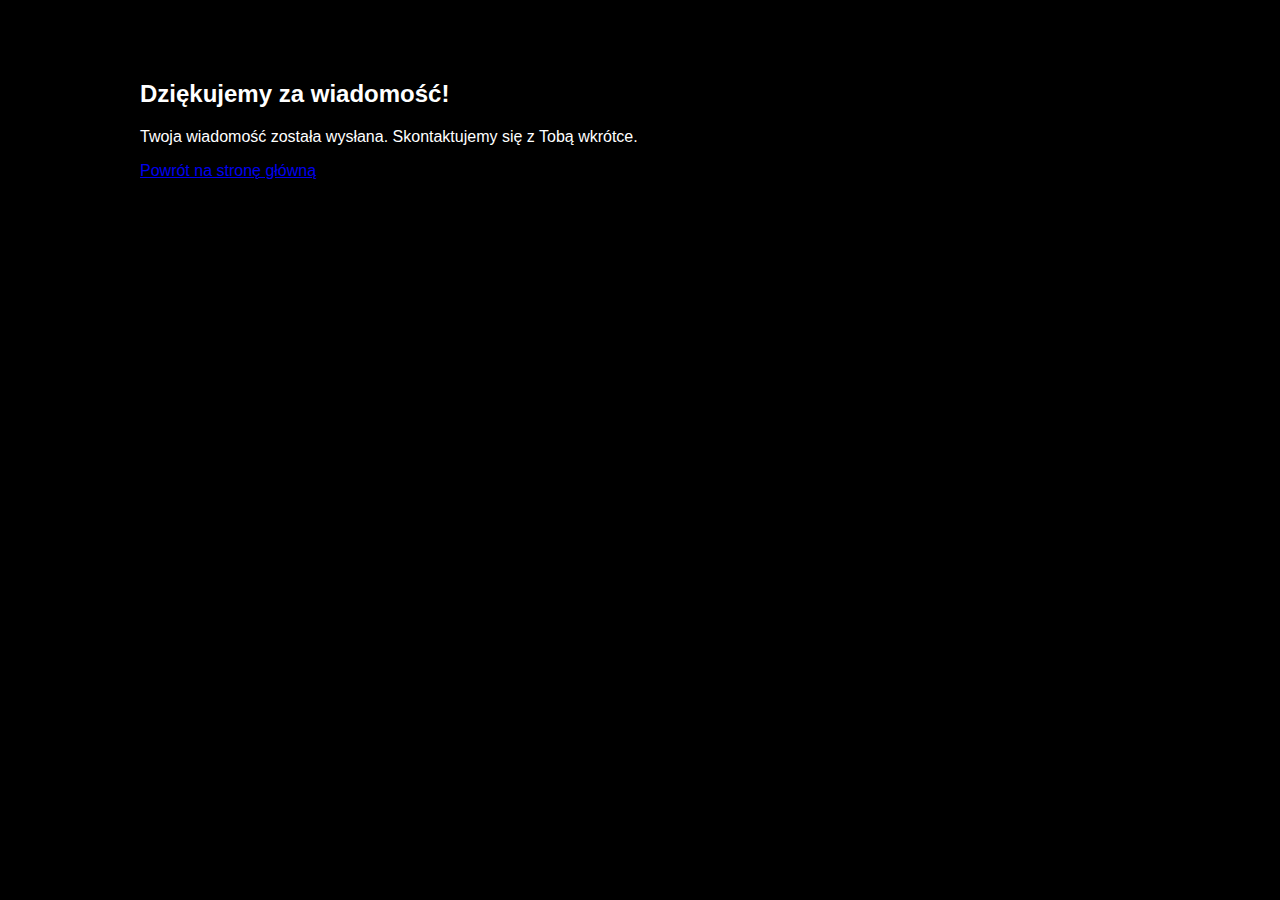
<file: thank-you.html>
<!DOCTYPE html>
<html lang="pl">
<head>
  <meta charset="UTF-8">
  <title>Dziękujemy!</title>
  <link rel="stylesheet" href="style.css">
</head>
<body>
  <main>
    <section>
      <h2>Dziękujemy za wiadomość!</h2>
      <p>Twoja wiadomość została wysłana. Skontaktujemy się z Tobą wkrótce.</p>
      <a href="/">Powrót na stronę główną</a>
    </section>
  </main>
</body>
</html>
</file>
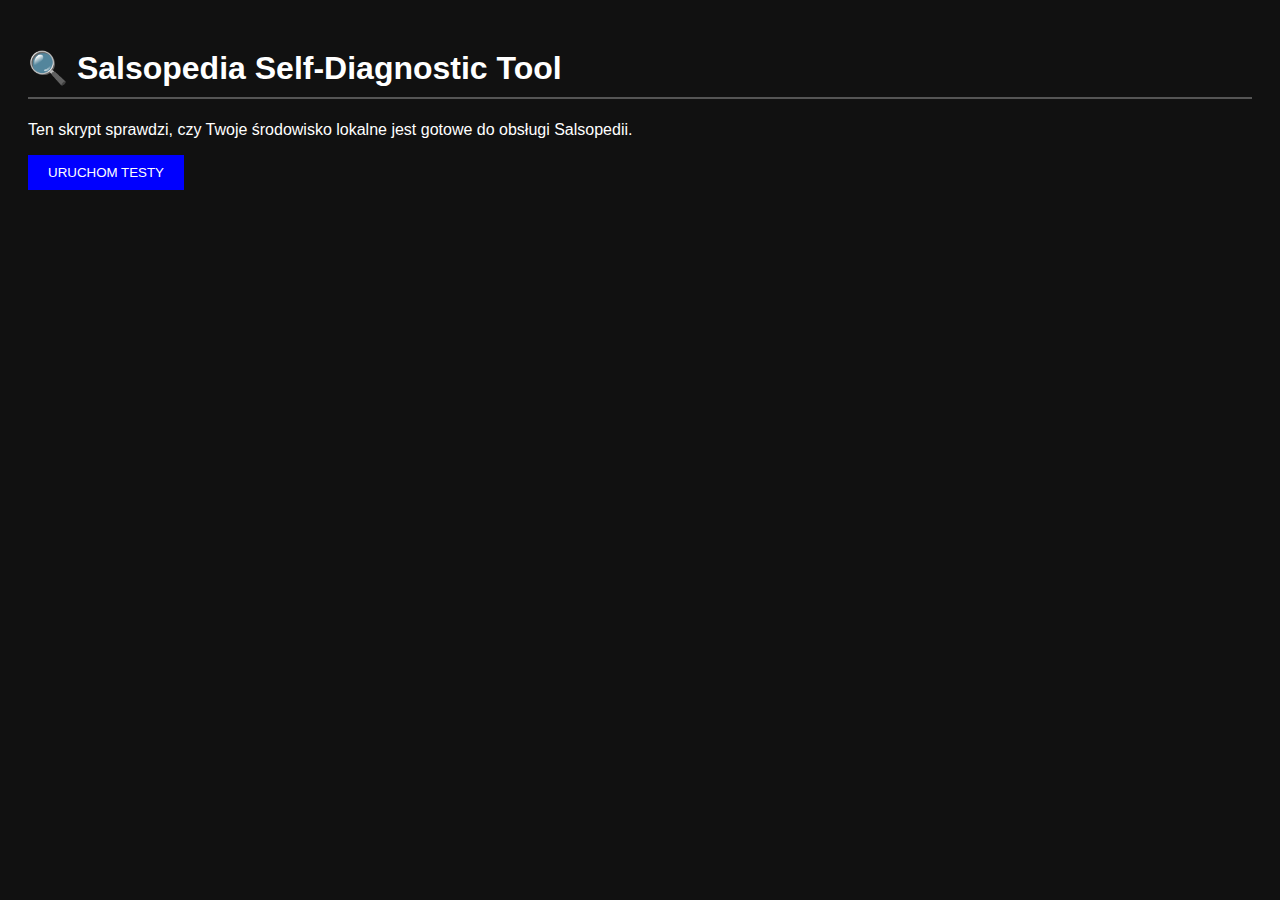
<file: tests/run_tests.html>
<!DOCTYPE html>
<html lang="pl">

<head>
    <meta charset="UTF-8">
    <title>Salsopedia Test Suite</title>
    <style>
        body {
            font-family: sans-serif;
            background: #111;
            color: #fff;
            padding: 20px;
        }

        .test-case {
            margin: 10px 0;
            padding: 10px;
            border: 1px solid #333;
            border-radius: 5px;
        }

        .pass {
            border-color: green;
            color: #4eff4e;
        }

        .fail {
            border-color: red;
            color: #ff4e4e;
        }

        .pending {
            border-color: orange;
            color: orange;
        }

        h1 {
            border-bottom: 2px solid #555;
            padding-bottom: 10px;
        }
    </style>
</head>

<body>
    <h1>🔍 Salsopedia Self-Diagnostic Tool</h1>
    <p>Ten skrypt sprawdzi, czy Twoje środowisko lokalne jest gotowe do obsługi Salsopedii.</p>
    <button onclick="runTests()"
        style="padding:10px 20px; background:blue; color:white; border:none; cursor:pointer;">URUCHOM TESTY</button>

    <div id="results"></div>

    <script>
        async function runTests() {
            const results = document.getElementById('results');
            results.innerHTML = '';

            log('h2', '1. Testowanie Połączenia (PHP)');
            await testFetch();

            log('h2', '2. Testowanie Skryptów (JS)');
            await testScripts();
        }

        async function testFetch() {
            try {
                // Test 1: Check Protocol
                if (window.location.protocol === 'file:') {
                    fail('Protokół FILE:// wykryty. PHP nie zadziała. Musisz użyć localhost.');
                    return;
                } else {
                    pass('Protokół HTTP/HTTPS wykryty (OK).');
                }

                // Test 2: Fetch wiki.php
                const start = performance.now();
                const resp = await fetch('../assets/php/wiki.php?t=' + start);
                const text = await resp.text();

                if (resp.ok) {
                    pass('Połączenie z wiki.php udane (HTTP 200).');
                } else {
                    fail('Błąd połączenia z wiki.php: ' + resp.status);
                    return;
                }

                // Test 3: Validate JSON
                try {
                    const json = JSON.parse(text);
                    pass('Dane JSON poprawne. Liczba haseł: ' + json.length);
                } catch (e) {
                    fail('Otrzymano niepoprawny JSON! Serwer zwraca błędy PHP lub HTML. Treść: ' + text.substring(0, 100));
                }

            } catch (e) {
                fail('Krytyczny błąd sieci: ' + e.message);
            }
        }

        async function testScripts() {
            try {
                // Test 4: Load wiki.js dynamically
                const script = document.createElement('script');
                script.src = '../assets/js/wiki.js';
                document.body.appendChild(script);

                await new Promise((resolve) => script.onload = resolve);
                pass('Plik assets/js/wiki.js załadowany.');

                if (typeof window.initWiki === 'function') {
                    pass('Funkcja initWiki() jest dostępna. Router będzie działał.');
                } else {
                    fail('Brak funkcji initWiki()! Skrypt jest uszkodzony.');
                }

            } catch (e) {
                fail('Nie udało się załadować skryptów Salsopedii: ' + e.message);
            }
        }

        function log(tag, text) {
            const el = document.createElement(tag);
            el.innerText = text;
            document.getElementById('results').appendChild(el);
        }

        function pass(msg) {
            const el = document.createElement('div');
            el.className = 'test-case pass';
            el.innerText = '✅ ' + msg;
            document.getElementById('results').appendChild(el);
        }

        function fail(msg) {
            const el = document.createElement('div');
            el.className = 'test-case fail';
            el.innerText = '❌ ' + msg;
            document.getElementById('results').appendChild(el);
        }
    </script>
</body>

</html>
</file>
<file: assets/css/components.css>
/* =====================================================
   COMPONENTS.CSS
   Buttons, Cards, Inputs, Modals, Badges
   ===================================================== */

/* --- Buttons --- */
.btn {
  display: inline-flex;
  align-items: center;
  justify-content: center;
  gap: 10px;

  padding: 14px 26px;
  border-radius: 999px;

  font-weight: 600;
  font-family: inherit;
  
  /* Default/fallback */
  background: linear-gradient(135deg, var(--red), var(--orange));
  color: #000;
  text-align: center;
  border: none; /* Reset standard border */

  transition: 
    transform .2s ease,
    box-shadow .2s ease,
    background .2s ease,
    opacity .2s ease;
}

.btn:hover {
  transform: translateY(-2px);
  box-shadow: 0 10px 30px rgba(255, 71, 87, 0.35);
}

/* Accessibility: Focus Ring */
/* Limit heavy ring to buttons and interactive cards */
button:focus-visible,
.btn:focus-visible,
input:focus-visible,
textarea:focus-visible {
  outline: 2px solid var(--yellow);
  outline-offset: 4px;
}

/* Links get underline instead of ring */
a:focus-visible:not(.btn) {
  text-decoration: underline;
  text-decoration-thickness: 2px;
  text-decoration-color: var(--yellow);
  outline: none;
}

/* Variants */
.btn-primary {
  background: linear-gradient(135deg, var(--red), var(--orange));
  color: #000;
}

.btn-secondary {
  background: transparent;
  color: var(--orange);
  box-shadow: inset 0 0 0 1px rgba(255,165,2,.5); /* box-shadow instead of outline */
}

.btn-secondary:hover {
  background: rgba(255,165,2,.1);
  box-shadow: inset 0 0 0 1px var(--orange);
}

.btn-radio {
  background: linear-gradient(135deg, var(--yellow), var(--orange));
  color: #000;
}

/* Specific Buttons (can inherit or override) */
.btn-submit,
.btn-verify,
.btn-add-inline {
  padding: 10px 18px;
  border-radius: 999px;
  font-weight: 600;
  cursor: pointer;
  display: inline-flex;
  align-items: center;
  justify-content: center;
  border: none;
}

.btn-submit {
    background: linear-gradient(135deg, var(--red), var(--orange));
    color: #fff;
}

.btn-verify {
  border: 1px solid var(--yellow);
  background: rgba(255,211,42,.15);
  color: var(--yellow);
}

.btn-verify:hover {
  background: var(--yellow);
  color: #000;
}

/* FAB */
.fab-add {
  position: fixed;
  bottom: 20px;
  right: 20px;
  width: 54px;
  height: 54px;
  border-radius: 50%;
  background: linear-gradient(135deg, var(--red), var(--orange));
  color: white;
  border: none;
  font-size: 24px;
  z-index: 1000;
  display: flex;
  align-items: center;
  justify-content: center;
  box-shadow: 0 4px 10px rgba(0,0,0,0.3);
  cursor: pointer;
}

/* --- Cards (Generic Abstraction) --- */
.card {
    border: none;
    background: linear-gradient(
      180deg,
      rgba(255,255,255,0.04),
      rgba(255,255,255,0.01)
    );
    border-radius: 24px;
    padding: 24px;
    position: relative;
    /* Base shadow - subtle border effect */
    box-shadow:
        0 0 0 1px rgba(255,255,255,.06),
        0 10px 30px rgba(0,0,0,.4);
    
    transition:
        transform .25s ease,
        box-shadow .25s ease;
}

/* Interactive Card Variant */
.card--interactive {
  cursor: pointer; /* Optional, depending on usage */
}

/* Hover Effects */
.card--interactive:hover {
  transform: translateY(-6px);
  /* Energetic glow using shadow instead of outline */
  box-shadow:
    0 0 0 1px rgba(255,165,2,.5),
    0 20px 50px rgba(255,165,2,.25);
}

/* Page Specific Card Adaptation (extending generic card) */
.style-card {
  display: flex;
  flex-direction: column;
  gap: 12px;
}

.style-card p::first-line {
  font-weight: 600;
  color: var(--yellow); /* Subtle highlight */
}

/* Featured Card - The Leader */
.style-card.featured {
  background:
    radial-gradient(
      circle at top left,
      rgba(255,165,2,.15),
      transparent 60%
    ),
    linear-gradient(
      180deg,
      rgba(255,255,255,.06),
      rgba(255,255,255,.02)
    );
  border: 1px solid rgba(255,211,42,.2);
}

.style-card h3 {
  display: flex;
  align-items: center;
  gap: 10px; /* Space between text and icon */
}

.style-card .style-icon {
  font-size: 1.5rem; /* Adjusted for inline */
  display: inline-block;
  transition: transform .3s cubic-bezier(0.175, 0.885, 0.32, 1.275);
}

/* Icon Animation on Hover */
.card--interactive:hover .style-icon {
  transform: scale(1.3) rotate(15deg); /* More dynamic */
}

.style-card::after {
  content: "";
  position: absolute;
  inset: 0;
  border-radius: inherit;
  background: radial-gradient(
    circle at top left,
    rgba(255, 165, 2, 0.15),
    transparent 60%
  );
  opacity: 0;
  transition: opacity .25s ease;
  pointer-events: none;
}

.style-card:hover::after {
  opacity: 1;
}

/* Accessibility: Focus for Interactive Cards */
.card--interactive:focus-visible {
  outline: 2px solid var(--yellow);
  outline-offset: 6px;
}

/* Badge System */
.badges {
  display: flex;
  flex-wrap: wrap;
  gap: 6px;
}

.cat-badge {
  font-size: .7rem;
  padding: 4px 10px;
  border-radius: 999px;
  background: rgba(255,255,255,.08);
}

.cat-badge.main-cat {
  background: rgba(16,185,129,.25);
  color: #8ff0c5;
}

.cat-badge.sub-cat {
  background: rgba(55,66,250,.25);
  color: #aab4ff;
}

/* --- Radio Component --- */
.vinyl-disc {
    width: 200px;
    height: 200px;
    border-radius: 50%;
    background: radial-gradient(circle, #1a1a1a 30%, #000 31%, #1a1a1a 32%, #000 33%);
    position: relative;
    animation: spin 4s linear infinite paused;
    box-shadow: 0 10px 30px rgba(0, 0, 0, 0.5);
}

/* Vinyl rotates when global state is playing */
body.radio-playing .vinyl-disc {
  animation-play-state: running;
}

.sound-wave span {
  display: inline-block;
  width: 6px;
  height: 6px;
  margin: 0 3px;
  background: var(--yellow);
  border-radius: 50%;
  animation: pulse 1.2s infinite ease-in-out;
  animation-play-state: paused;
}

.sound-wave span:nth-child(2) { animation-delay: .1s; }
.sound-wave span:nth-child(3) { animation-delay: .2s; }
.sound-wave span:nth-child(4) { animation-delay: .3s; }
.sound-wave span:nth-child(5) { animation-delay: .4s; }

/* Dots dance when global state is playing */
body.radio-playing .sound-wave span {
  animation-play-state: running;
}

/* Header Radio Button - Breathe Effect */
.header-radio-btn svg {
  transition: transform .3s ease, opacity .3s ease;
}

body.radio-playing .header-radio-btn svg {
  transform: scale(1.1);
  opacity: 1;
}

body.radio-playing .header-radio-btn {
  animation: breathe 1.5s infinite ease-in-out;
  color: var(--yellow); /* Optional highlight */
}

/* Radio Play Button State */
body.radio-playing .btn-radio {
  background: linear-gradient(135deg, var(--green), var(--yellow));
  color: #000;
}

@keyframes breathe {
  0%, 100% { transform: scale(1); }
  50% { transform: scale(1.08); }
}

@keyframes pulse {
  0%, 100% { transform: scale(1); opacity: .5; }
  50% { transform: scale(1.8); opacity: 1; }
}

@media (min-width: 968px) {
    .vinyl-disc {
        width: 250px;
        height: 250px;
    }
}

/* --- Inputs --- */
.search-container {
  margin-top: 1rem;
  position: relative;
}

.search-input {
  width: 100%;
  padding: 14px 20px 14px 46px;
  border-radius: 999px;
  background: rgba(255,255,255,.1);
  border: 1px solid rgba(255,255,255,.2);
  color: var(--fg);
  font-family: inherit;
}

.search-input:focus {
    outline: none;
    border-color: var(--orange);
    background: rgba(255,255,255,.15);
}

.search-icon {
  position: absolute;
  left: 18px;
  top: 50%;
  transform: translateY(-50%);
  opacity: .6;
}

.form-group input,
.form-group textarea {
    width: 100%;
    max-width: 100%;
    background: rgba(255, 255, 255, 0.05);
    border: 1px solid rgba(255, 255, 255, 0.1);
    border-radius: 12px;
    padding: 15px;
    color: var(--fg);
    font-family: inherit;
    transition: border-color 0.2s;
}

.form-group input:focus,
.form-group textarea:focus {
    outline: none;
    border-color: var(--red);
}

/* --- Modals --- */
.modal-overlay {
  position: fixed;
  inset: 0;
  background: rgba(0,0,0,.85);
  display: flex;
  justify-content: center;
  align-items: center;
  opacity: 0;
  visibility: hidden;
  z-index: 2000;
  transition: .3s;
}

.modal-overlay.open {
  opacity: 1;
  visibility: visible;
}

.wiki-modal {
  background: var(--card); /* Can be refactored to use .card if layout permits, but usually specific */
  width: 100%;
  height: 100%;
  max-width: 100%;
  padding: 16px;
  overflow-y: auto;
}

.modal-close {
  position: fixed;
  top: 16px;
  right: 16px;
  font-size: 1.5rem;
  background: none;
  border: none;
  color: var(--fg-muted);
  cursor: pointer;
}

@media (min-width: 768px) {
  .wiki-modal {
    max-width: 600px;
    height: auto;
    border-radius: 24px;
    box-shadow: 0 25px 50px rgba(0,0,0,0.5);
  }
}

/* --- Misc --- */
.no-results {
  text-align: center;
  padding: 40px 20px;
  border: 1px dashed rgba(255,255,255,.2);
  border-radius: 16px;
}

/* --- Cookie Banner --- */
.cookie-banner {
    position: fixed;
    bottom: 20px;
    left: 50%;
    transform: translateX(-50%) translateY(20px);
    width: 90%;
    max-width: 400px;
    background: rgba(30, 32, 47, 0.95);
    backdrop-filter: blur(10px);
    border: 1px solid rgba(255, 255, 255, 0.1);
    box-shadow: 0 10px 30px rgba(0,0,0,0.5);
    border-radius: 16px;
    padding: 24px;
    z-index: 9999;
    
    opacity: 0;
    pointer-events: none;
    transition: all 0.4s cubic-bezier(0.175, 0.885, 0.32, 1.275);
    
    display: flex;
    flex-direction: column;
    gap: 15px;
}

.cookie-banner.active {
    opacity: 1;
    transform: translateX(-50%) translateY(0);
    pointer-events: all;
}

.cookie-content h4 {
    margin: 0 0 8px;
    color: var(--yellow);
    font-size: 1.1rem;
}

.cookie-content p {
    margin: 0;
    font-size: 0.9rem;
    color: var(--fg-muted);
    line-height: 1.5;
}

.cookie-content a {
    color: var(--orange);
    text-decoration: underline;
}

.cookie-actions {
    display: flex;
    justify-content: flex-end;
}
</file>
<file: assets/css/sections.css>
/* =====================================================
   SECTIONS.CSS
   Navbar, Hero, Radio, Footer, Specific Section Layouts
   ===================================================== */

/* --- Navbar --- */
.nav-bar {
  position: fixed;
  inset: 0 0 auto 0;
  height: 80px;
  padding: 0 5%;
  display: flex;
  align-items: center;
  justify-content: space-between;
  background: rgba(10,10,10,.85);
  backdrop-filter: blur(12px);
  z-index: 1000;
  border-bottom: 1px solid rgba(255,255,255,.08);
}

.nav-logo {
  font-family: 'Bebas Neue', sans-serif;
  font-size: 1.6rem;
  display: flex;
  gap: .5rem;
}

.logo-text {
  background: linear-gradient(135deg, var(--red), var(--orange), var(--yellow));
  background-clip: text;
  -webkit-background-clip: text;
  -webkit-text-fill-color: transparent;
}

.nav-links {
  display: none;
}

.nav-links a {
  transition: color 0.3s ease;
}

.nav-links a:hover {
  color: var(--orange);
}

/* Mobile Nav State */
.nav-links.active {
  display: flex;
  flex-direction: column;
  position: absolute;
  top: 80px;
  left: 0;
  right: 0;
  background: rgba(10,10,10,.95);
  backdrop-filter: blur(16px);
  padding: 20px;
  border-bottom: 1px solid rgba(255,255,255,.08);
  gap: 20px;
  animation: slideDown .3s ease-out;
}

@keyframes slideDown {
  from { opacity: 0; transform: translateY(-10px); }
  to { opacity: 1; transform: translateY(0); }
}

.burger-menu {
  display: flex;
  flex-direction: column;
  gap: 5px;
  cursor: pointer;
}

.burger-menu span {
  width: 24px;
  height: 3px;
  background: var(--fg);
}

@media (min-width: 768px) {
  .nav-links {
    display: flex;
    gap: 32px;
  }

  .burger-menu {
    display: none;
  }
}

/* --- Main Layout --- */
main {
  padding-top: 80px;
}

/* --- Hero Section --- */
.hero-section {
    min-height: 100vh;
    min-height: 100svh; /* Mobile Viewport Fix */
    display: flex;
    flex-direction: column; /* Mobile Default */
    align-items: center;
    justify-content: center;
    padding: 80px 16px 60px; /* Final vertical rhythm */
    gap: 40px;
    text-align: center;
    position: relative; /* Context for light accent */
    background:
      radial-gradient(
        circle at left,
        rgba(251, 191, 36, 0.12),
        transparent 45%
      );
}

/* Light Accent for Left Balance */
.hero-section::before {
  content: "";
  position: absolute;
  inset: 0;
  background:
    radial-gradient(
      circle at 20% 50%,
      rgba(251,191,36,.12),
      transparent 55%
    );
  pointer-events: none;
  z-index: -1;
}

/* Header Bridge - Visual Connection */
.hero-section::after {
  content: "";
  position: absolute;
  top: -80px;
  left: 0;
  right: 0;
  height: 80px;
  background: linear-gradient(
    180deg,
    rgba(10,10,10,0.85),
    rgba(10,10,10,0)
  );
  pointer-events: none;
  z-index: 1; /* Above background, below text */
}

.hero-content {
    flex: 1;
    max-width: 600px;
    width: 100%;
}

.hero-badge {
  display: inline-block;
  font-size: 0.95rem;
  padding: 10px 20px;
  border-radius: 999px;
  background: rgba(251, 191, 36, 0.15);
  border: 1px solid var(--yellow);
  color: var(--yellow);
  letter-spacing: 0.12em;
  font-weight: 600;
  margin-bottom: 24px;
  text-transform: uppercase;
  opacity: 1; /* Statement */
}

/* --- Navigation --- */
.nav-links a {
  position: relative;
  transition: color 0.3s ease;
}

.nav-links a::after {
  content: "";
  position: absolute;
  left: 0;
  bottom: -6px;
  width: 0;
  height: 2px;
  background: var(--orange);
  transition: width .25s ease;
}

.nav-links a:hover {
  color: var(--fg); /* Keep text color stable or subtle change */
}

.nav-links a:hover::after {
  width: 100%;
}

/* --- Hero Section --- */
@keyframes slideUpFade {
    from { opacity: 0; transform: translateY(20px); }
    to { opacity: 1; transform: translateY(0); }
}

.hero-title {
  font-family: 'Bebas Neue', sans-serif;
  font-size: clamp(3.5rem, 8vw, 6rem);
  line-height: .9;
  margin: 0 0 24px;
  display: flex;
  flex-direction: column;
  animation: slideUpFade 0.8s cubic-bezier(0.2, 0.8, 0.2, 1) forwards; /* Wejście */
}

.title-line {
  display: block;
}

.title-line.glow {
  color: var(--yellow);
  text-shadow: 0 0 20px rgba(255, 211, 42, 0.3);
}

.hero-subtitle {
  font-size: 1.1rem;
  color: var(--fg-muted);
  margin-bottom: 32px;
  max-width: 480px;
  margin-left: auto;
  margin-right: auto;
}

.hero-buttons {
    display: flex;
    gap: 20px;
    flex-wrap: wrap;
    justify-content: center;
}

/* FIXED VISUAL LAYOUT - Flexbox instead of Absolute Stacking */
.hero-visual {
    flex: 1;
    display: flex;
    justify-content: center;
    align-items: center;
    gap: 20px; /* Separation for mobile */
    position: relative;
    min-height: 300px;
    width: 100%;
}

@keyframes float {
  0%, 100% { transform: translateY(0) rotate(2deg); }
  50% { transform: translateY(-10px) rotate(2deg); }
}

.hero-image {
    max-width: 100%;
    height: auto;
    border-radius: 24px 80px 24px 80px; /* "Życie" bez krzyku */
    box-shadow:
        0 20px 50px rgba(0,0,0,0.45),
        0 0 0 1px rgba(251,191,36,0.15); /* Golden Rim Light */
    transform: rotate(2deg);
    transition: transform 0.3s ease;
    animation: float 8s ease-in-out infinite; /* Oddech */
}

.hero-image:hover {
    transform: rotate(0deg) scale(1.02);
    animation-play-state: paused;
}

/* Updated CTA Hierarchy */
.hero-buttons .btn-primary {
  box-shadow: 0 15px 40px rgba(255,165,2,.35); /* "Mięsisty" */
}

.hero-buttons .btn-secondary {
  background: transparent;
  box-shadow: none;
  border: 1px dashed rgba(255,165,2,.4); /* "Lekki" */
}

/* Stagger animations - keeping the rhythm */
.dancing-emoji.delay-1 { animation-delay: 0.2s; }
.dancing-emoji.delay-2 { animation-delay: 0.4s; }

@media (min-width: 968px) {
    .hero-section {
        flex-direction: row;
        text-align: left;
        padding: 90px 5% 60px; /* Shortened distance */
        justify-content: space-between;
    }
    .hero-subtitle {
        margin-left: 0;
    }
    .hero-buttons {
        justify-content: flex-start;
    }
    
    .hero-visual {
        gap: 60px; /* Larger gap for desktop */
    }

    .dancing-emoji {
        font-size: 140px;
    }
}

/* --- About & Style Grids --- */
.section-onas, .section-style, .section-radio, .section-kontakt, .section-mapa {
    padding: 60px 0;
    position: relative; /* Context for overlays */
}

.section-subtitle {
  text-align: center;
  max-width: 600px;
  margin: 10px auto 40px; /* Fixed overlap */
  color: var(--fg-muted);
  font-size: 1.1rem;
}

/* Subtle Gradient Overlays for Depth */
.section-onas::before,
.section-style::before,
.section-radio::before {
  content: "";
  position: absolute;
  inset: 0;
  background: linear-gradient(
    180deg,
    rgba(255,255,255,0.02),
    transparent
  );
  pointer-events: none;
}

.onas-grid, .style-grid {
    display: grid;
    grid-template-columns: 1fr; /* Mobile */
    gap: 20px;
}

@media (min-width: 768px) {
    .onas-grid {
        grid-template-columns: repeat(auto-fit, minmax(300px, 1fr));
    }
    .style-grid {
        grid-template-columns: repeat(auto-fit, minmax(280px, 1fr));
        row-gap: 32px;
        column-gap: 24px;
    }
    
    .style-card.featured {
        grid-column: span 2;
    }
}

/* --- Radio Section --- */
/* Padding handled in grouped selector above */
/* Position relative handled above */

.radio-wrapper {
    display: grid;
    grid-template-columns: 1fr; /* Mobile */
    gap: 40px;
    align-items: center;
    
    border: none;
    background: linear-gradient(
      180deg,
      rgba(255,255,255,0.04),
      rgba(255,255,255,0.01)
    );
    
    border-radius: 24px;
    padding: 24px; /* Mobile Padding */
    width: 100%;
    max-width: 100%;
}

.radio-visual {
    display: flex;
    flex-direction: column;
    align-items: center;
    gap: 30px;
}

/* Vinyl Disc moved to components.css */

@media (min-width: 968px) {
    .radio-wrapper {
        grid-template-columns: 1fr 1.5fr;
        padding: clamp(24px, 4vw, 60px);
    }
}

/* Radio States - Moved to components.css using body.radio-playing */

/* --- Map Section --- */
/* Energetic Styles Distinction */
.style-card.timba,
.style-card.reggaeton {
  box-shadow:
    0 0 0 1px rgba(251,191,36,.4),
    0 20px 40px rgba(251,191,36,.15);
}

/* --- Map Section --- */
.map-container {
  width: 100%;
  max-width: 1000px;
  margin: 0 auto;
  border-radius: 20px;
  overflow: hidden;
  height: 450px;
  box-shadow: 0 20px 50px rgba(0,0,0,0.4);
  position: relative; /* Context for narrative */
  margin-top: 20px; /* Space for label */
  border: 1px solid rgba(255,255,255,.06);
}

.map-container::before {
  content: "📍 Spotykamy się tu";
  position: absolute;
  top: 15px;
  left: 15px;
  background: rgba(30, 32, 47, 0.9);
  padding: 6px 16px;
  font-size: 0.85rem;
  color: var(--fg);
  border-radius: 50px;
  z-index: 10;
  border: 1px solid rgba(255,255,255,0.1);
  backdrop-filter: blur(4px);
  font-weight: 500;
  box-shadow: 0 4px 10px rgba(0,0,0,0.2);
}

.map-container iframe {
  width: 100%;
  height: 450px;
  border: none;
  display: block;
}

/* --- Contact Section --- */
/* Padding handled above */

.kontakt-grid {
    display: grid;
    grid-template-columns: 1fr; /* Mobile */
    gap: 30px;
    width: 100%;
}

.kontakt-form {
    border: none;
    background: linear-gradient(
      180deg,
      rgba(255,255,255,0.04),
      rgba(255,255,255,0.01)
    );
    border-radius: 24px;
    padding: 20px; /* Mobile */
    width: 100%;
}

@media (min-width: 968px) {
    .kontakt-grid {
        grid-template-columns: 1fr 1.5fr;
        gap: 60px;
    }
    .kontakt-form {
        padding: 40px;
    }
}

/* --- Footer --- */
.footer {
    background: var(--card);
    border-top: 1px solid rgba(255, 255, 255, 0.1);
    padding: 40px 16px;
    margin-top: 40px;
}

.footer-content {
    display: flex;
    flex-direction: column; /* Mobile */
    gap: 30px;
    text-align: center;
}

.footer-links {
    display: flex;
    flex-wrap: wrap;
    justify-content: center;
    gap: 20px;
}

@media (min-width: 768px) {
    .footer-content {
         flex-direction: column; /* Centered layout for desktop too */
         justify-content: center;
         text-align: center;
         gap: 20px;
    }
}

.footer-links a {
  transition: color 0.3s ease;
}

.footer-links a:hover {
  color: var(--orange);
}

/* --- Animations --- */
@keyframes spin { to { transform: rotate(360deg); } }
@keyframes dance {
	0%, 100% { transform: translateY(0) rotate(0deg); }
	25% { transform: translateY(-20px) rotate(-10deg); }
	50% { transform: translateY(0) rotate(0deg); }
	75% { transform: translateY(-20px) rotate(10deg); }
}

.footer-bottom {
  text-align: center;
  width: 100%;
  margin-top: 20px;
}
</file>
<file: assets/css/radio.css>
/* =====================================================
   RADIO.CSS
   Timba Nation Radio Component & Visualizations
   ===================================================== */

/* --- Vinyl Components --- */
.vinyl-disc {
    width: 200px;
    height: 200px;
    border-radius: 50%;
    background: radial-gradient(circle, #1a1a1a 30%, #000 31%, #1a1a1a 32%, #000 33%);
    position: relative;
    animation: spin 4s linear infinite paused;
    box-shadow: 0 10px 30px rgba(0, 0, 0, 0.5);
    transition: width .3s ease, height .3s ease;
}

/* Vinyl Center - reserved for future use */

/* Vinyl rotates when global state is playing */
body.radio-playing .vinyl-disc {
  animation-play-state: running;
}

@media (min-width: 968px) {
    .vinyl-disc {
        width: 250px;
        height: 250px;
    }
}

/* --- Sound Wave Visualization --- */
.sound-wave span {
  display: inline-block;
  width: 6px;
  height: 6px;
  margin: 0 3px;
  background: var(--yellow);
  border-radius: 50%;
  animation: pulse 1.2s infinite ease-in-out;
  animation-play-state: paused;
}

.sound-wave span:nth-child(2) { animation-delay: .1s; }
.sound-wave span:nth-child(3) { animation-delay: .2s; }
.sound-wave span:nth-child(4) { animation-delay: .3s; }
.sound-wave span:nth-child(5) { animation-delay: .4s; }

/* Dots dance when global state is playing */
body.radio-playing .sound-wave span {
  animation-play-state: running;
}

/* --- Header Interactions --- */
.nav-brand-group {
  display: flex;
  align-items: center;
  gap: 16px;
}

/* Header Radio Button */
.header-radio-btn {
  display: inline-flex;
  align-items: center;
  justify-content: center;

  width: 42px;
  height: 42px;
  border-radius: 50%;

  background: rgba(255, 211, 42, 0.15);
  color: var(--yellow);

  border: 1px solid rgba(255, 211, 42, 0.4);

  cursor: pointer;

  transition:
    transform .2s ease,
    box-shadow .2s ease,
    background .2s ease;
}

.header-radio-btn:hover {
  transform: translateY(-2px);
  background: rgba(255, 211, 42, 0.25);
  box-shadow: 0 6px 20px rgba(255, 211, 42, 0.4);
}

.header-radio-btn svg,
.header-radio-btn i {
  transition: transform .3s ease, opacity .3s ease;
  font-size: 16px; /* Ensure icon fits nicely */
}

/* Playing State */
body.radio-playing .header-radio-btn {
  background: linear-gradient(
    135deg,
    var(--yellow),
    var(--orange)
  );
  color: #000;
  box-shadow: 0 0 25px rgba(255, 211, 42, 0.6);
  animation: breathe 1.5s infinite ease-in-out;
  border-color: transparent; /* Clean look with full fill */
}

body.radio-playing .header-radio-btn svg,
body.radio-playing .header-radio-btn i {
  transform: scale(1.1);
  opacity: 1;
}

/* --- Controls --- */
/* Radio Play Button State */
body.radio-playing .btn-radio {
  background: linear-gradient(135deg, var(--green), var(--yellow));
  color: #000;
}

/* --- Animations --- */
@keyframes spin { to { transform: rotate(360deg); } }

@keyframes breathe {
  0%, 100% { transform: scale(1); }
  50% { transform: scale(1.08); }
}

@keyframes pulse {
  0%, 100% { transform: scale(1); opacity: .5; }
  50% { transform: scale(1.8); opacity: 1; }
}
</file>
<file: assets/css/wiki.css>
/* =====================================================
   WIKI.CSS
   Salsopedia specific layout
   ===================================================== */

.wiki-header {
  padding: 80px 16px 40px;
  text-align: center;
  background:
    linear-gradient(rgba(0,0,0,.7), rgba(0,0,0,.7)),
    url('../../assets/images/hero-bg.jpg') center/cover;
}

.wiki-header h1 {
  font-family: 'Bebas Neue', sans-serif;
  font-size: 2.2rem;
  margin-bottom: .5rem;
  background: linear-gradient(135deg, var(--orange), var(--red));
  -webkit-background-clip: text;
  -webkit-text-fill-color: transparent;
}

.wiki-main-container {
  display: flex;
  flex-direction: column;
  gap: 24px;
  padding: 16px;
}

.wiki-sidebar {
  background: var(--card);
  padding: 16px;
  border-radius: 16px;
}

.category-list {
  display: flex;
  gap: 8px;
  overflow-x: auto;
}

.category-list li {
  padding: 8px 14px;
  border-radius: 999px;
  background: rgba(255,255,255,.05);
  white-space: nowrap;
  cursor: pointer;
  font-size: .9rem;
}

.category-list li.active {
  background: var(--red);
}

.wiki-grid {
  display: grid;
  grid-template-columns: 1fr;
  gap: 16px;
}

/* Wiki Card Internals (layout bits that are specific to wiki card content) */
.wiki-card h3 {
  margin: 0 0 .5rem;
}

.definition {
  margin: 1rem 0;
  color: var(--fg-muted);
}

.wiki-card-footer {
  margin-top: auto;
  display: flex;
  justify-content: space-between;
  gap: 8px;
  border-top: 1px solid rgba(255,255,255,.08);
  padding-top: .75rem;
}

@media (min-width: 768px) {
  .wiki-main-container {
    flex-direction: row;
    max-width: 1400px;
    margin: 0 auto;
  }

  .wiki-sidebar {
    width: 260px;
    position: sticky;
    top: 100px;
  }

  .wiki-grid {
    grid-template-columns: repeat(auto-fill, minmax(280px, 1fr));
  }
}
</file>
<file: style.css>
html, body {
  height: 100%;
  margin: 0;
  padding: 0;
  scroll-behavior: smooth;
  font-family: 'Segoe UI', sans-serif;
  background: #000;
  color: #fff;
}

body {
  display: flex;
  flex-direction: column;
  min-height: 100vh;
}

main {
  flex: 1;
}

header {
  background: #f94144;
  padding: 20px;
  text-align: center;
  position: relative;
}

nav {
  position: absolute;
  top: 20px;
  right: 20px;
}

nav a {
  color: #fff;
  text-decoration: none;
  margin: 0 10px;
  font-weight: bold;
}

header img.logo {
  display: block;
  margin: 40px auto 0 auto;
  max-width: 150px;
  height: auto;
}

h1 {
  margin: 20px 0 10px;
  font-size: 2.5rem;
  color: #fff;
}

.hero {
  position: relative;
  height: 500px;
  overflow: hidden;
  text-align: center;
  color: #fff;
}

.hero video {
  position: absolute;
  top: 0;
  left: 0;
  min-width: 100%;
  min-height: 100%;
  object-fit: cover;
  z-index: -1;
}

.hero-content {
  position: relative;
  z-index: 1;
  top: 50%;
  transform: translateY(-50%);
}

.hero h2 {
  font-size: 2rem;
  margin-bottom: 20px;
}

.hero button {
  padding: 15px 30px;
  font-size: 1rem;
  background: #f3722c;
  color: #fff;
  border: none;
  border-radius: 5px;
  cursor: pointer;
  transition: 0.3s;
}

.hero button:hover {
  background: #f94144;
}

section {
  padding: 60px 20px;
  max-width: 1000px;
  margin: auto;
}

.styles {
  display: flex;
  flex-wrap: wrap;
  gap: 20px;
  justify-content: center;
}

.styles div {
  background: #f8961e;
  color: #fff;
  padding: 20px;
  border-radius: 10px;
  flex: 1 1 200px;
  box-shadow: 0 0 10px rgba(0,0,0,0.2);
}

form {
  display: flex;
  flex-direction: column;
  gap: 15px;
}

input, textarea {
  padding: 10px;
  font-size: 1rem;
  border: 1px solid #ccc;
  border-radius: 5px;
}

button.submit {
  width: fit-content;
  padding: 10px 20px;
  background: #f3722c;
  color: #fff;
  border: none;
  border-radius: 5px;
  cursor: pointer;
}

iframe {
  width: 100%;
  height: 400px;
  border: none;
  border-radius: 10px;
  box-shadow: 0 0 10px rgba(0,0,0,0.2);
}

footer {
  text-align: center;
  padding: 2rem 1rem;
  background-color: #000;
  color: #fff;
  font-size: 0.9rem;
  border-top: 1px solid #333;
}

footer a {
  color: #ffa726;
  text-decoration: none;
}

footer a:hover {
  text-decoration: underline;
}
</file>
<file: assets/css/style.css>
/* =====================================================
   STYLE.CSS
   Base, Variables, Reset, Utilities
   ===================================================== */

/* --- Variables --- */
:root {
  /* Midnight Lounge Theme (Lighter & Warmer) */
  --bg: #13141f;       /* Deep warm navy/charcoal instead of pitch black */
  --card: #1e202f;     /* Slightly lighter tint for cards */

  --fg: #e2e8f0;       /* Soft slate white */
  --fg-muted: #94a3b8; /* Muted slate */

  /* Warmer Accents */
  --red: #fb7185;      /* Rose-400 (softer than #ff4757) */
  --orange: #fbbf24;   /* Amber-400 (warmer than #ffa502) */
  --yellow: #fcd34d;   /* Amber-300 (sunnier than #ffd32a) */
  --green: #34d399;    /* Emerald-400 */
  --blue: #60a5fa;     /* Blue-400 */
}

/* --- Reset --- */
*,
*::before,
*::after {
  box-sizing: border-box;
}

html {
  scroll-behavior: smooth;
}

body {
  margin: 0;
  font-family: 'Montserrat', sans-serif;
  background:
    radial-gradient(
      circle at 25% 45%,
      rgba(251, 191, 36, 0.14), /* złoto */
      transparent 48%
    ),
    radial-gradient(
      circle at 75% 65%,
      rgba(251, 113, 133, 0.10), /* ciepła czerwień */
      transparent 55%
    ),
    linear-gradient(
      180deg,
      rgba(30, 32, 47, 0.85),
      rgba(19, 20, 31, 1)
    ),
    var(--bg);
  color: var(--fg);
  line-height: 1.6;
}

img {
  max-width: 100%;
  display: block;
}

a {
  color: inherit;
  text-decoration: none;
}

button {
    /* Basic reset that doesn't kill accessibility - enforced in components.css too, but good as fallback */
    background: none;
    border: none;
    padding: 0;
    cursor: pointer;
    font: inherit;
    color: inherit;
}

/* --- Utilities --- */
.container {
  width: 100%;
  max-width: 1200px;
  margin: 0 auto;
  padding-inline: 16px; /* Mobile padding */
}

@media (min-width: 768px) {
  .container {
    padding-inline: 5%;
  }
}

.section-header {
  margin-bottom: 40px;
}

.section-header.center {
  text-align: center;
}

.section-tag {
  display: inline-block;
  background: rgba(255, 165, 2, 0.1);
  border: 1px solid var(--orange);
  color: var(--orange);
  padding: 8px 20px;
  border-radius: 50px;
  font-size: 0.85rem;
  font-weight: 600;
  margin-bottom: 20px;
  text-transform: uppercase;
  letter-spacing: 1px;
}

.section-title {
  font-family: 'Bebas Neue', sans-serif;
  font-size: clamp(2.5rem, 5vw, 4rem);
  line-height: 1.1;
  margin-bottom: 20px;
}

.section-subtitle {
  font-size: 1.1rem;
  color: var(--fg-muted);
  max-width: 600px;
  margin: 0 auto;
}

.text-gradient {
  background: linear-gradient(135deg, var(--red), var(--orange), var(--yellow));
  background-clip: text;
  -webkit-background-clip: text;
  -webkit-text-fill-color: transparent;
  display: inline-block; /* Fix for some browsers */
}

/* --- Reduced Motion --- */
@media (prefers-reduced-motion: reduce) {
  * {
    animation: none !important;
    transition: none !important;
  }
}
</file>
